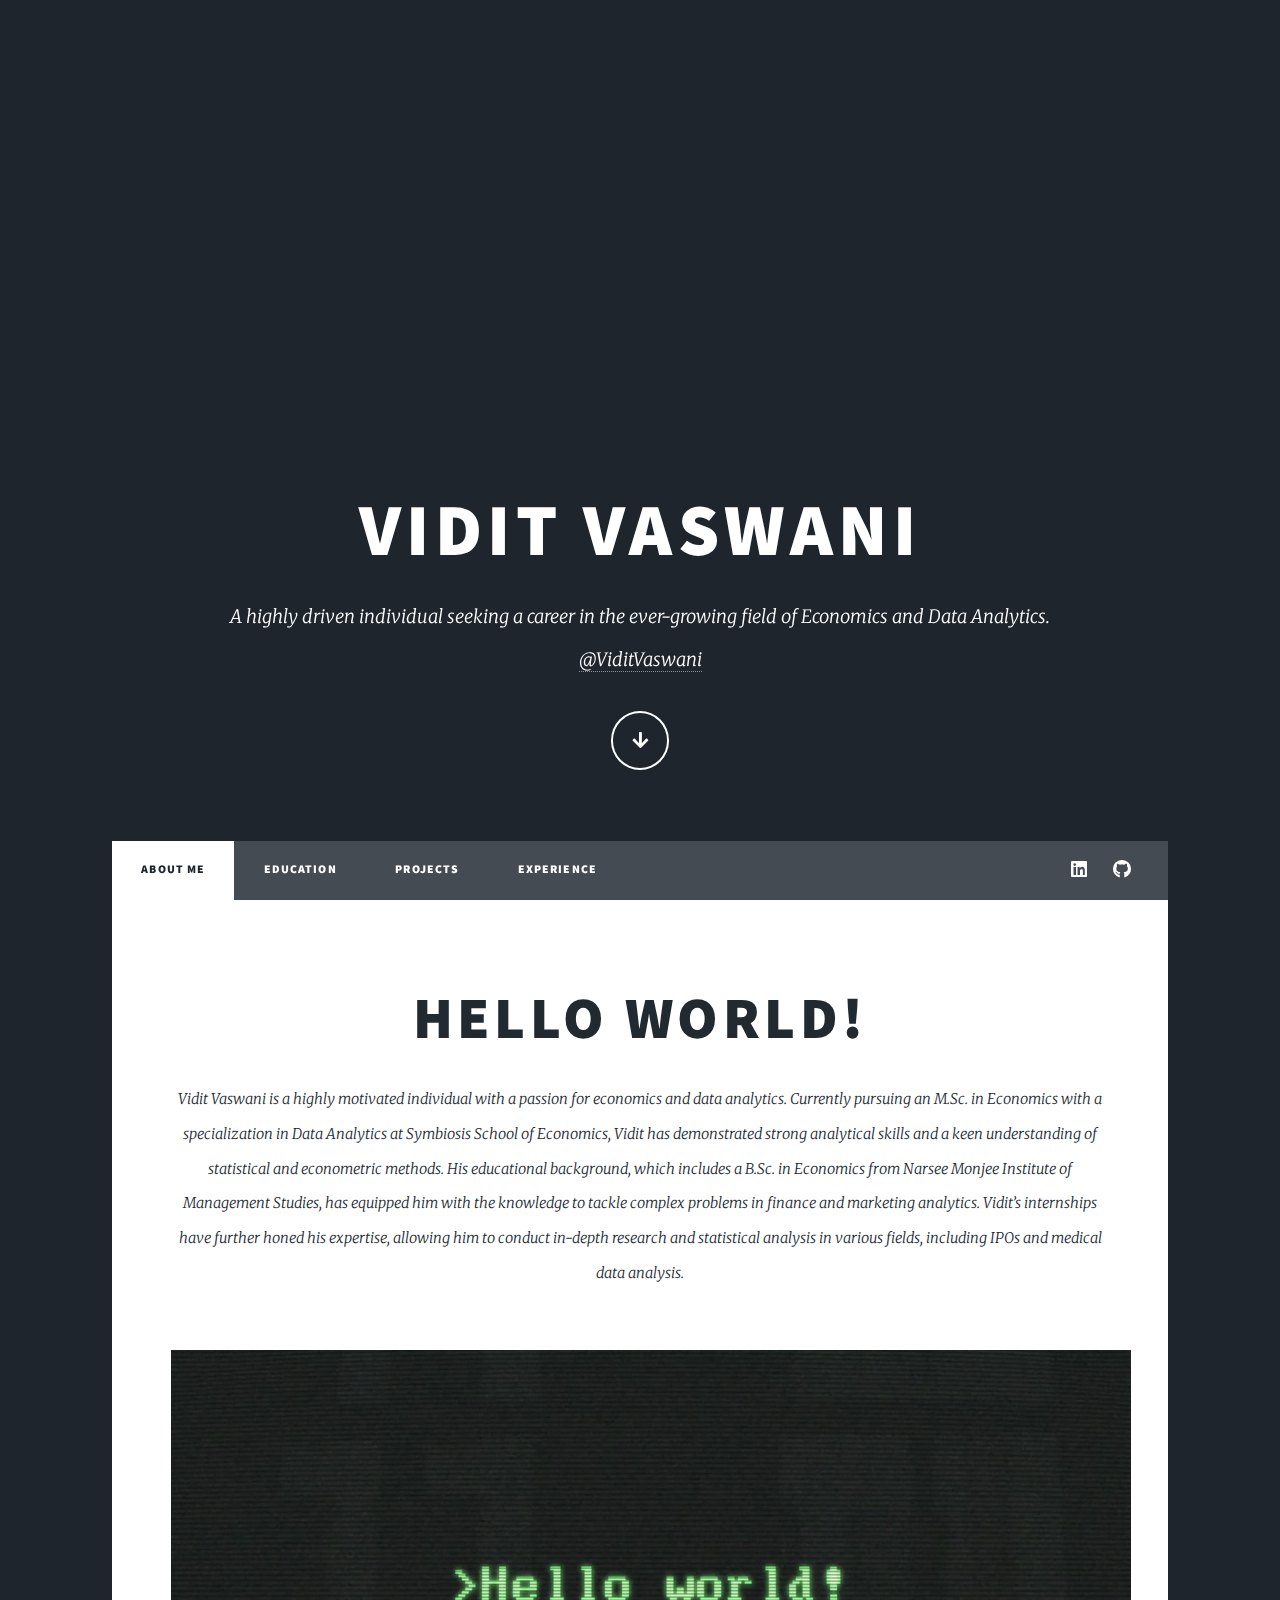
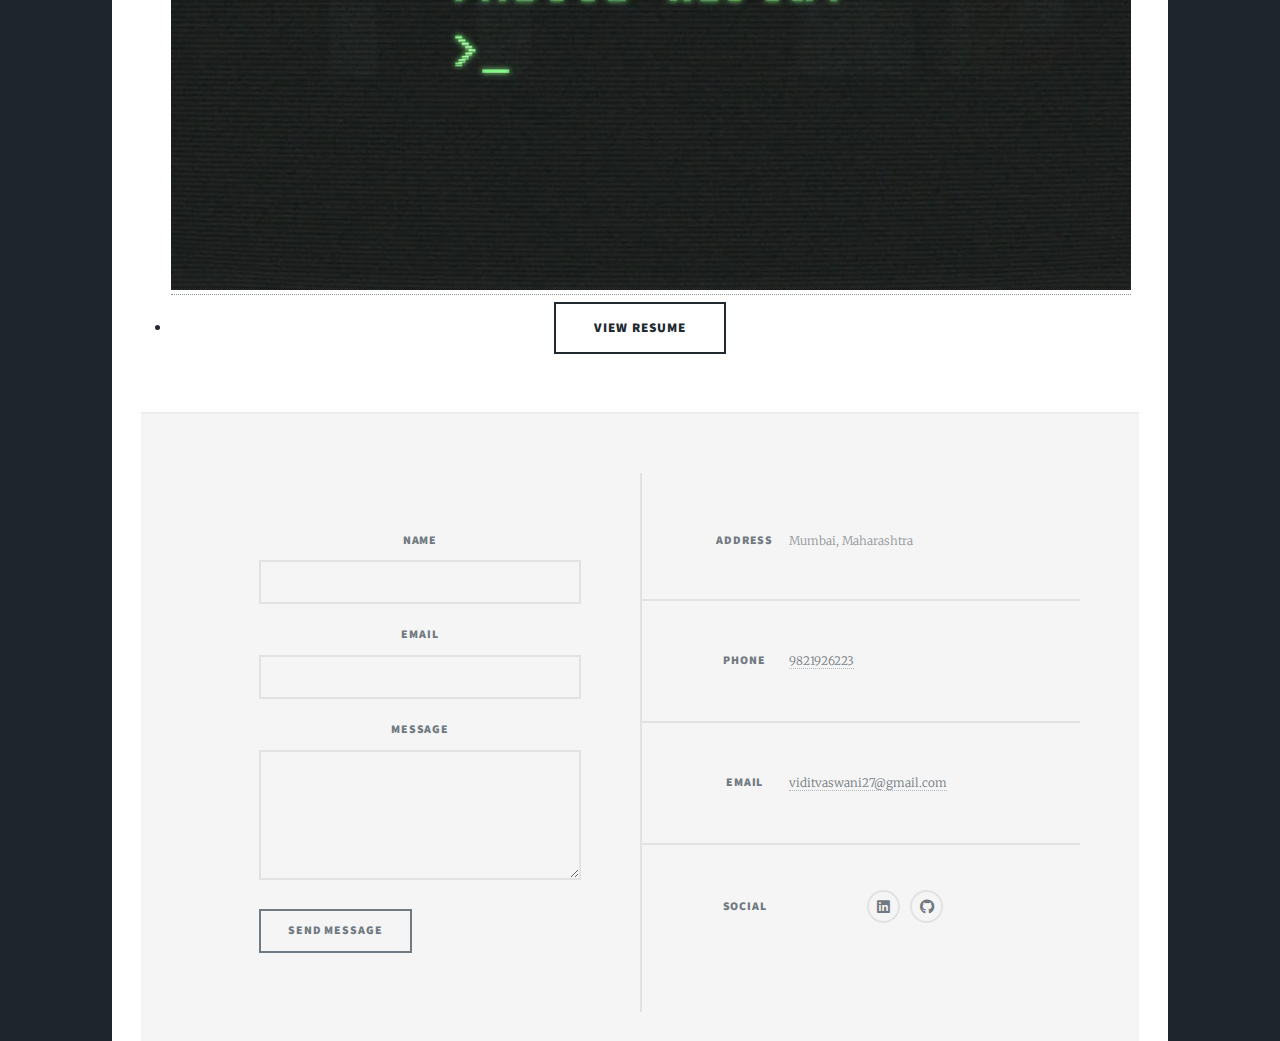
<file: index.html>
<!DOCTYPE HTML>
<!--
	Massively by HTML5 UP
	html5up.net | @ajlkn
	Free for personal and commercial use under the CCA 3.0 license (html5up.net/license)
-->
<html>
	<head>
		<title>Vidit_Vaswani_Portfolio</title>
		<meta charset="utf-8" />
		<meta name="viewport" content="width=device-width, initial-scale=1, user-scalable=no" />
		<link rel="stylesheet" href="assets/css/main.css" />
		<noscript><link rel="stylesheet" href="assets/css/noscript.css" /></noscript>
	</head>
	<body class="is-preload">

		<!-- Wrapper -->
			<div id="wrapper" class="fade-in">

				<!-- Intro -->
					<div id="intro">
						<h1>Vidit Vaswani<br />
						</h1>
						<p>A highly driven individual seeking a career in the ever-growing field of Economics and Data Analytics.<br />
						<a href="https://www.linkedin.com/in/vidit-vaswani-7503b8213/">@ViditVaswani</a>
						<ul class="actions">
							<li><a href="#header" class="button icon solid solo fa-arrow-down scrolly">Continue</a></li>
						</ul>
					</div>

				<!-- Header -->
					<header id="header">
						<a class="logo">Welcome</a>
					</header>

				<!-- Nav -->
				<nav id="nav">
					<ul class="links">
						<li class="active"><a href="index.html">About Me</a></li>
						<li><a href="generic.html">Education</a></li>
						<li><a href="elements.html">Projects</a></li>
						<li><a href="New Page.html">Experience</a></li>
					</ul>
					<ul class="icons">
						<li><a href="https://www.linkedin.com/in/vidit-vaswani-7503b8213/" class="icon brands fa-linkedin"><span class="label">Linkedin</span></a></li>
						<li><a href="https://github.com/viditvaswani27" class="icon brands fa-github"><span class="label">GitHub</span></a></li>
					</ul>
				</nav>
				

				<!-- Main -->
					<div id="main">

						<!-- Featured Post -->
							<article class="post featured">
								<header class="major">
									<h2><a>Hello World!<br />
									</a></h2>
									<p>Vidit Vaswani is a highly motivated individual with a passion for economics and data analytics. Currently pursuing an M.Sc. in Economics with a specialization in Data Analytics at Symbiosis School of Economics, Vidit has demonstrated strong analytical skills and a keen understanding of statistical and econometric methods. His educational background, which includes a B.Sc. in Economics from Narsee Monjee Institute of Management Studies, has equipped him with the knowledge to tackle complex problems in finance and marketing analytics. Vidit’s internships have further honed his expertise, allowing him to conduct in-depth research and statistical analysis in various fields, including IPOs and medical data analysis.

								</header>
								<a class="video main">
									<video src="images/about_video.mp4" autoplay loop muted preload="auto"></video>
								</a>
									<br/>								
									<li><a href="https://drive.google.com/file/d/1rXJmniHR9YLRfLbNOI-g1tPvdIqXKagw/view?usp=sharing" class="button large"> View Resume</a></li>
								</ul>
							</article>

				<!-- Footer -->
				<footer id="footer">
					<section>
						<form method="post" action="#">
							<div class="fields">
								<div class="field">
									<label for="name">Name</label>
									<input type="text" name="name" id="name" />
								</div>
								<div class="field">
									<label for="email">Email</label>
									<input type="text" name="email" id="email" />
								    </div>
								       <div class="field">
									      <label for="message">Message</label>
									        <textarea name="message" id="message" rows="3"></textarea>
								     </div>
							 </div>
							     <ul class="actions">
								    <li><input type="submit" value="Send Message" /></li>
							    </ul>
						    </form>
						</section>
						<section class="split contact">
							<section class="alt">
								<h3>Address</h3>
								<p>Mumbai, Maharashtra</p>
							</section>
							<section>
								<h3>Phone</h3>
								<p><a href="tel:+91 9821926223">9821926223</a></p>
							</section>
							<section>
								<h3>Email</h3>
								<p><a href="mailto:viditvaswani27@gmail.com">viditvaswani27@gmail.com</a></p>
							</section>
							<section>
								<h3>Social</h3>
								<ul class="icons alt">
									<li><a href="https://www.linkedin.com/in/vidit-vaswani-7503b8213/" class="icon brands fa-linkedin"><span class="label">Linkedin</span></a></li>
									<li><a href="https://github.com/viditvaswani27" class="icon brands alt fa-github"><span class="label">GitHub</span></a></li>
								</ul>
							</section>
						</section>
					</footer>

		<!-- Scripts -->
			<script src="assets/js/jquery.min.js"></script>
			<script src="assets/js/jquery.scrollex.min.js"></script>
			<script src="assets/js/jquery.scrolly.min.js"></script>
			<script src="assets/js/browser.min.js"></script>
			<script src="assets/js/breakpoints.min.js"></script>
			<script src="assets/js/util.js"></script>
			<script src="assets/js/main.js"></script>

	</body>
</html>
</file>
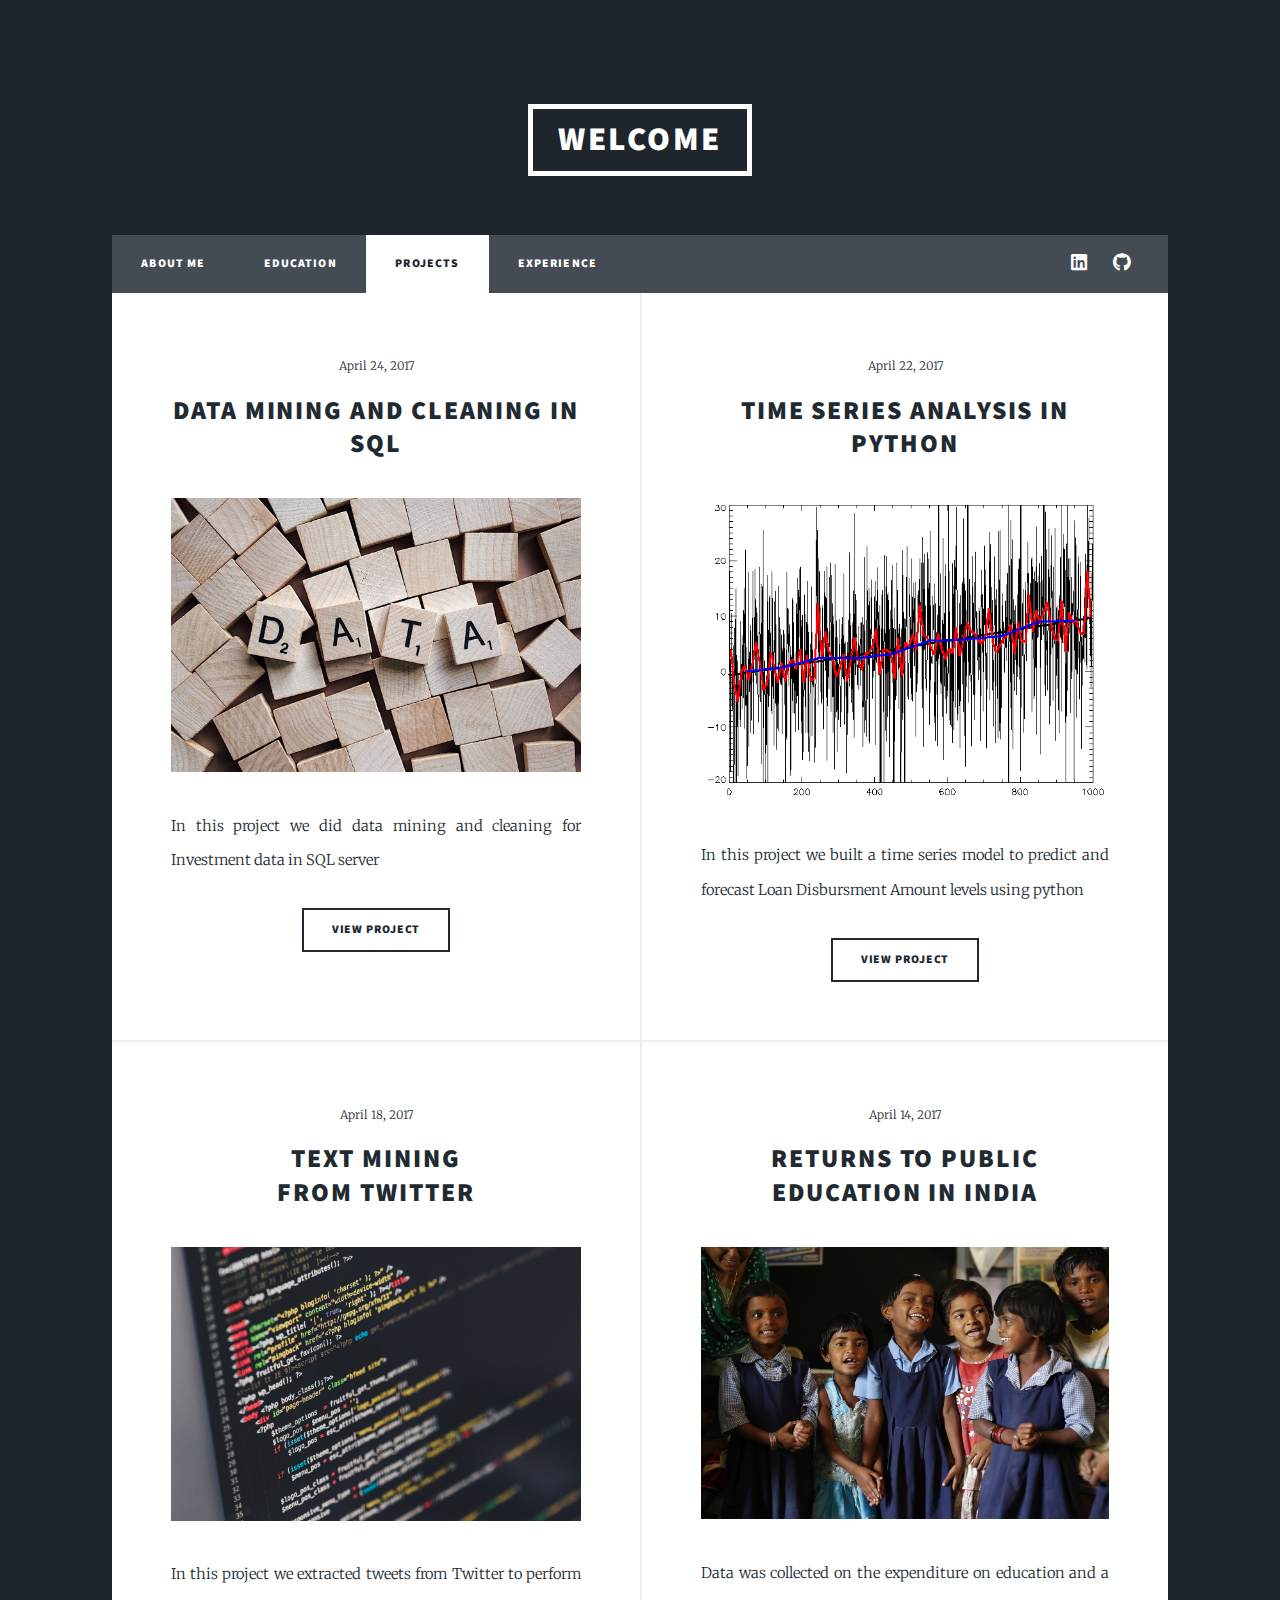
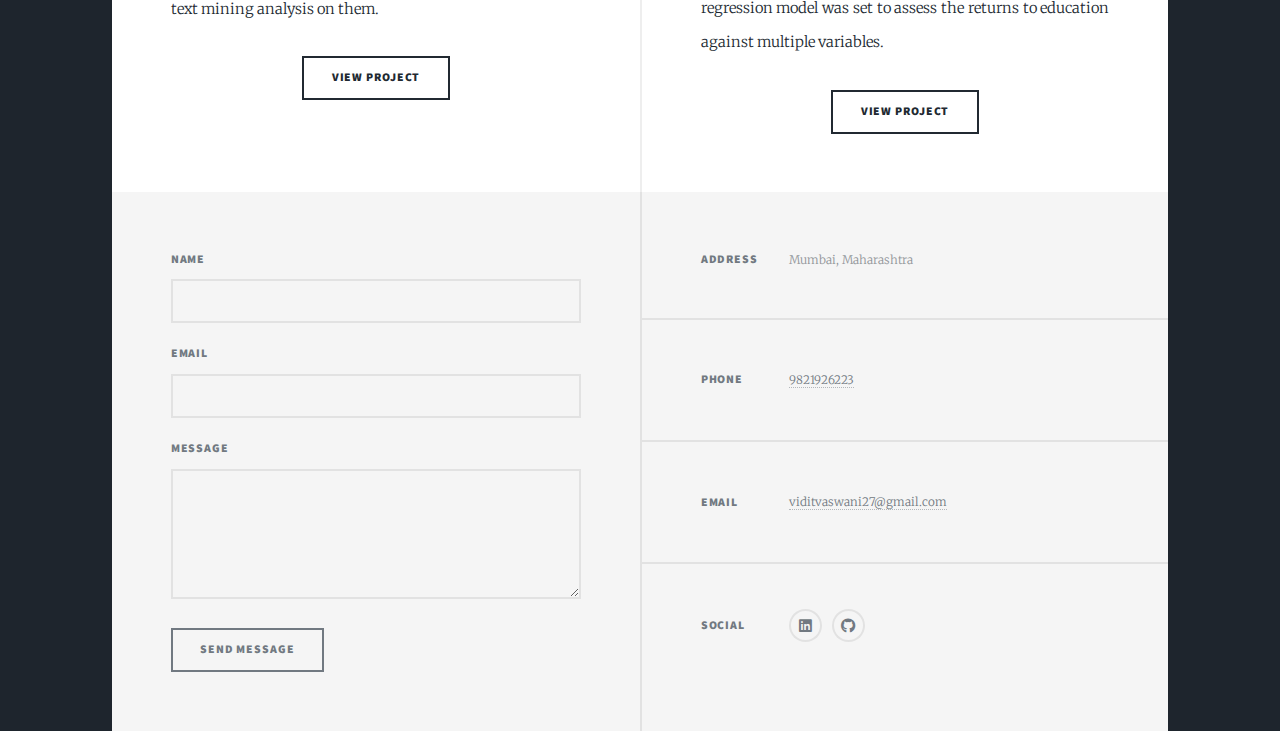
<file: elements.html>
<!DOCTYPE HTML>
<!--
	Massively by HTML5 UP
	html5up.net | @ajlkn
	Free for personal and commercial use under the CCA 3.0 license (html5up.net/license)
-->
<html>
	<head>
		<title>Vidit_Vaswani_Portfolio</title>
		<meta charset="utf-8" />
		<meta name="viewport" content="width=device-width, initial-scale=1, user-scalable=no" />
		<link rel="stylesheet" href="assets/css/main.css" />
		<noscript><link rel="stylesheet" href="assets/css/noscript.css" /></noscript>
	</head>
	<body class="is-preload">

		<!-- Wrapper -->
			<div id="wrapper">

				<!-- Header -->
					<header id="header">
						<a class="logo">Welcome</a>
					</header>

				<!-- Nav -->
					<nav id="nav">
						<ul class="links">
							<li><a href="index.html">About Me</a></li>
							<li><a href="generic.html">Education</a></li>
							<li class="active"><a href="elements.html">Projects</a></li>
							<li><a href="New Page.html">Experience</a></li>
						</ul>
						<ul class="icons">
							<li><a href="https://www.linkedin.com/in/vidit-vaswani-7503b8213/" class="icon brands fa-linkedin"><span class="label">Linkedin</span></a></li>
							<li><a href="https://github.com/viditvaswani27" class="icon brands fa-github"><span class="label">GitHub</span></a></li>
						</ul>
					</nav>

				<!-- Main -->
					<div id="main">

				<!-- Posts -->
					<section class="posts">
						<article>
							<header>
								<span class="date">April 24, 2017</span>
									<h2><a >Data Mining and Cleaning in SQL<br />
										</a></h2>
								</header>
									<a class="image fit"><img src="images/sql_project.jpg" alt="" /></a>
										<p>In this project we did data mining and cleaning for Investment data in SQL server</p>
											<ul class="actions special">
											<li><a href="#" class="button">View Project</a></li>
												</ul>
						</article>
						<article>
							<header>
								<span class="date">April 22, 2017</span>
									<h2><a>Time Series Analysis in Python<br />
										</a></h2>
								</header>
									<a class="image fit"><img src="images/time_series_project.png" alt="" /></a>
										<p>In this project we built a time series model to predict and forecast Loan Disbursment Amount levels using python</p>
											<ul class="actions special">
											<li><a href="#" class="button">View Project</a></li>
												</ul>
						</article>
						<article>
							<header>
								<span class="date">April 18, 2017</span>
									<h2><a>Text Mining <br /> from Twitter
										</a></h2>
								</header>
									<a class="image fit"><img src="images/text_mining_project.jpg" alt="" /></a>
												<p>In this project we extracted tweets from Twitter to perform text mining analysis on them. </p>
												<ul class="actions special">
													<li><a href="#" class="button">View Project</a></li>
												</ul>
											</article>
											<article>
												<header>
													<span class="date">April 14, 2017</span>
													<h2><a>Returns to Public Education in india<br />
													</a></h2>
												</header>
												<a class="image fit"><img src="images/edu_project.jpg" alt="" /></a>
												<p>Data was collected on the expenditure on education and a regression model was set to assess the returns to education against 
													multiple variables. </p>
												<ul class="actions special">
													<li><a href="#" class="button">View Project</a></li>
								</div>

				<!-- Footer -->
				<footer id="footer">
					<section>
						<form method="post" action="#">
							<div class="fields">
								<div class="field">
									<label for="name">Name</label>
									<input type="text" name="name" id="name" />
								</div>
								<div class="field">
									<label for="email">Email</label>
									<input type="text" name="email" id="email" />
								</div>
								<div class="field">
									<label for="message">Message</label>
									<textarea name="message" id="message" rows="3"></textarea>
								</div>
							</div>
							<ul class="actions">
								<li><input type="submit" value="Send Message" /></li>
							</ul>
						</form>
					</section>
					<section class="split contact">
						<section class="alt">
							<h3>Address</h3>
							<p> Mumbai, Maharashtra</p>
						</section>
						<section>
							<h3>Phone</h3>
							<p><a href="tel:+91 9821926223">9821926223</a></p>
						</section>
						<section>
							<h3>Email</h3>
							<p><a href="mailto:viditvaswani27@gmail.com">viditvaswani27@gmail.com</a></p>
						</section>
						<section>
							<h3>Social</h3>
							<ul class="icons alt">
								<li><a href="https://www.linkedin.com/in/vidit-vaswani-7503b8213/" class="icon brands fa-linkedin"><span class="label">Linkedin</span></a></li>
								<li><a href="https://github.com/viditvaswani27" class="icon brands alt fa-github"><span class="label">GitHub</span></a></li>
							</ul>
						</section>
					</section>
				</footer>

		<!-- Scripts -->
			<script src="assets/js/jquery.min.js"></script>
			<script src="assets/js/jquery.scrollex.min.js"></script>
			<script src="assets/js/jquery.scrolly.min.js"></script>
			<script src="assets/js/browser.min.js"></script>
			<script src="assets/js/breakpoints.min.js"></script>
			<script src="assets/js/util.js"></script>
			<script src="assets/js/main.js"></script>

	</body>
</html>
</file>
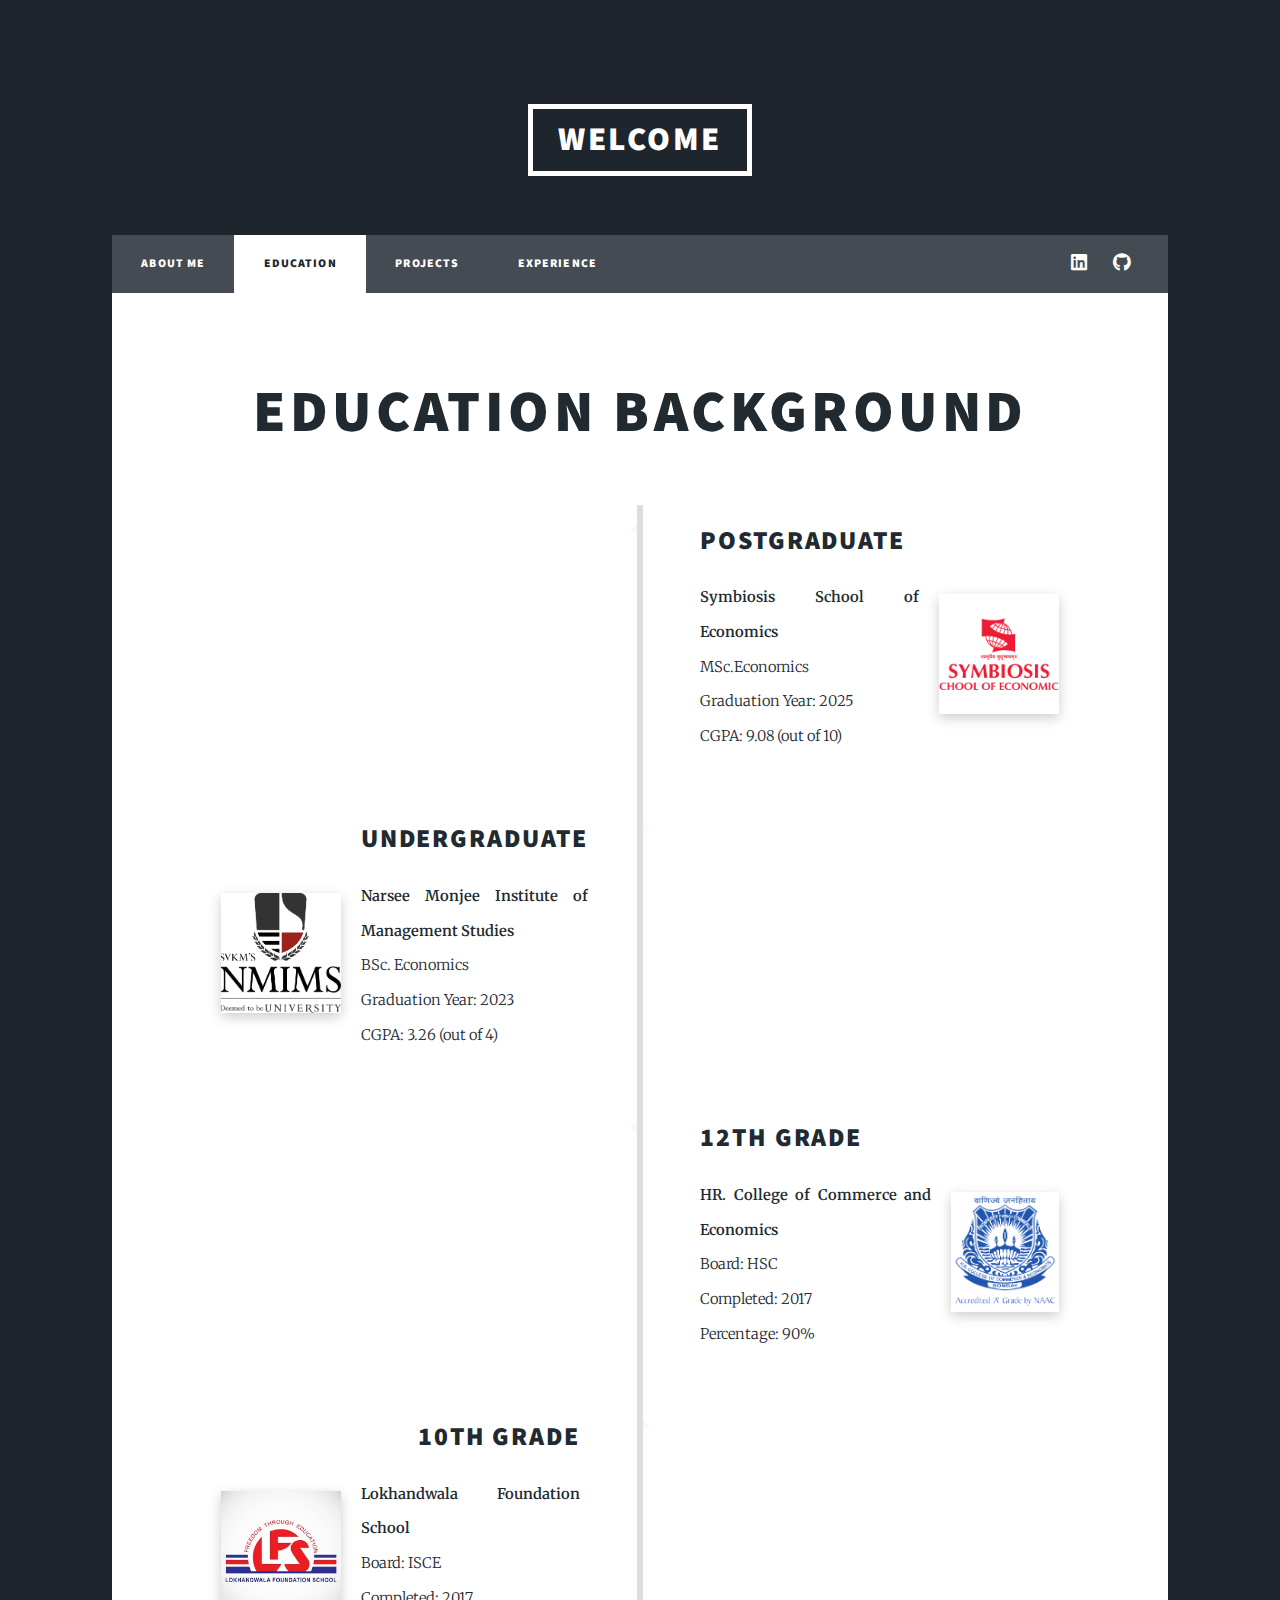
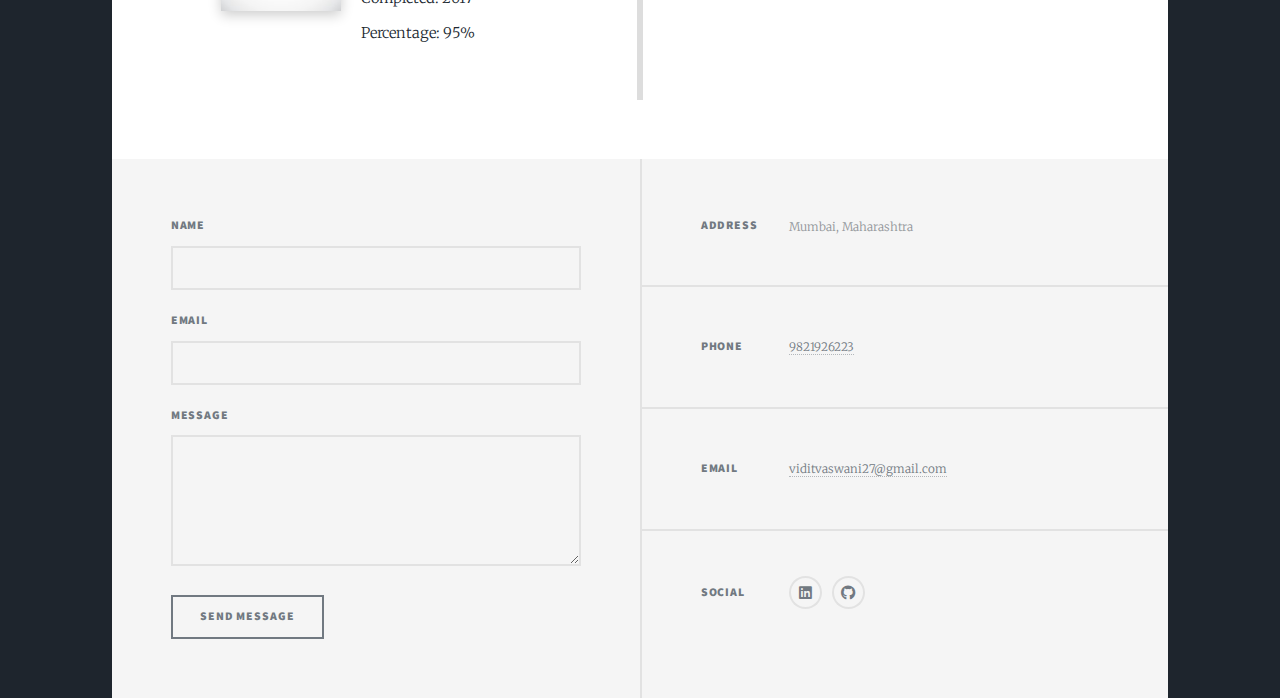
<file: generic.html>
<!DOCTYPE HTML>
<!--
	Massively by HTML5 UP
	html5up.net | @ajlkn
	Free for personal and commercial use under the CCA 3.0 license (html5up.net/license)
-->
<html>
	<head>
		<title>Vidit_Vaswani_Portfolio</title>
		<meta charset="utf-8" />
		<meta name="viewport" content="width=device-width, initial-scale=1, user-scalable=no" />
		<link rel="stylesheet" href="assets/css/main.css" />
		<noscript><link rel="stylesheet" href="assets/css/noscript.css" /></noscript>
		<style>
			/* Timeline container */
			.timeline {
    			position: relative;
    			max-width: 2000px;
    			margin: 0 auto;
			}

			/* Timeline vertical line */
			.timeline::after {
   				content: '';
   				position: absolute;
    			width: 6px;
    			background-color: #ddd;
    			top: 0;
   				bottom: 0;
   			 	left: 50%;
    			margin-left: -3px;
			}

			/* Timeline item container */
			.timeline-item {
   				padding: 20px 30px;
    			position: relative;
    			width: 50%;
    			display: flex;
    			align-items: center;
			}

			/* Positioning left and right */
			.timeline-item.left {
    			left: 0;
    			flex-direction: row;
    			text-align: right; /* Ensure text is aligned properly for left side */
    			padding-right: 60px; /* Add extra padding to the right */
			}

			.timeline-item.right {
   				left: 50%;
    			flex-direction: row-reverse;
    			text-align: left; /* Ensure text is aligned properly for right side */
    			padding-left: 60px; /* Add extra padding to the left */
			}

			/* Arrow effect */
			.timeline-item::before {
    			content: " ";
    			position: absolute;
    			top: 15px;
    			width: 0;
			    height: 0;
    			border: 10px solid transparent;
			}

			.timeline-item.left::before {
    			right: -20px;
    			border-left-color: #f9f9f9;
			}

			.timeline-item.right::before {
    			left: -20px;
			    border-right-color: #f9f9f9;
			}

			/* Image styling for logos */
			.timeline-item img {
    			width: 120px;
    			height: 120px;
    			object-fit: cover;
    			margin: 0 20px;
    			box-shadow: 0 4px 12px rgba(0, 0, 0, 0.2);
			}

			/* Responsive adjustments */
			@media screen and (max-width: 600px) {
    			.timeline-item {
        			width: 100%;
        			padding-left: 30px;
        			padding-right: 30px;
        			flex-direction: column;
        			text-align: center;
    			}
    			.timeline-item.left, .timeline-item.right {
        		left: 0;
    			}
    			.timeline-item.left::before, .timeline-item.right::before {
        		left: 20px;
    			}
    			.timeline-item img {
        		margin-bottom: 10px;
    			}
			}	
		</style>
	</head>
	<body class="is-preload">

		<!-- Wrapper -->
			<div id="wrapper">

				<!-- Header -->
					<header id="header">
						<a href="index.html" class="logo">Welcome</a>
					</header>

				<!-- Nav -->
					<nav id="nav">
						<ul class="links">
							<li><a href="index.html">About Me</a></li>
							<li class="active"><a href="generic.html">Education</a></li>
							<li><a href="elements.html">Projects</a></li>
							<li><a href="New Page.html">Experience</a></li>
						</ul>
						<ul class="icons">
							<li><a href="https://www.linkedin.com/in/vidit-vaswani-7503b8213/" class="icon brands fa-linkedin"><span class="label">Linkedin</span></a></li>
							<li><a href="https://github.com/viditvaswani27" class="icon brands fa-github"><span class="label">GitHub</span></a></li>
						</ul>
					</nav>

				<!-- Main -->
					<div id="main">						
						<!-- Post -->
							<section class="post">
								<header class="major">
									<h1>Education Background<br /></h1>
								</header>

								<div class="timeline">
									
									<!-- Postgrad -->
									<div class="timeline-item right">
										<img src="images/SSE_logo.png" alt="University Logo" />
										<div>
											<h2>Postgraduate</h2>
											<p><strong>Symbiosis School of Economics</strong> <br>
											MSc.Economics <br>
											Graduation Year: 2025 <br> 
											CGPA: 9.08 (out of 10) </p>
										</div>
									</div>
									
									<!-- Undergraduate -->
									<div class="timeline-item left">
										<img src="images/nmims_logo.png" alt="College Logo" />
										<div>
											<h2>Undergraduate</h2>
											<p><strong>Narsee Monjee Institute of Management Studies </strong> <br> 
											BSc. Economics <br> 
											Graduation Year: 2023 <br>
											CGPA: 3.26 (out of 4)</p>
										</div>
									</div>
									
									<!-- 12th Grade -->
									<div class="timeline-item right">
										<img src="images/hr_logo.png" alt="High School Logo" />
										<div>
											<h2>12th Grade</h2>
											<p><strong>HR. College of Commerce and Economics</strong> <br> 
											Board: HSC <br>
											Completed: 2017 <br> 
											Percentage: 90%</p>
										</div>
									</div>
									
									<!-- 10th Grade -->
									<div class="timeline-item left">
										<img src="images/lfs_logo.jpeg" alt="Secondary School Logo" />
										<div>
											<h2>10th Grade</h2>
											<p><strong>Lokhandwala Foundation School</strong> <br> 
											Board: ISCE <br> 
											Completed: 2017 <br> 
											Percentage: 95%</p>
										</div>
									</div>
								
								</div>
							</section>
					</div>

				<!-- Footer -->
				<footer id="footer">
					<section>
						<form method="post" action="#">
							<div class="fields">
								<div class="field">
									<label for="name">Name</label>
									<input type="text" name="name" id="name" />
								</div>
								<div class="field">
									<label for="email">Email</label>
									<input type="text" name="email" id="email" />
								</div>
								<div class="field">
									<label for="message">Message</label>
									<textarea name="message" id="message" rows="3"></textarea>
								</div>
							</div>
							<ul class="actions">
								<li><input type="submit" value="Send Message" /></li>
							</ul>
						</form>
					</section>
					<section class="split contact">
						<section class="alt">
							<h3>Address</h3>
							<p>Mumbai, Maharashtra</p>
						</section>
						<section>
							<h3>Phone</h3>
							<p><a href="tel:+91 9821926223">9821926223</a></p>
						</section>
						<section>
							<h3>Email</h3>
							<p><a href="mailto:viditvaswani27@gmail.com">viditvaswani27@gmail.com</a></p>
						</section>
						<section>
							<h3>Social</h3>
							<ul class="icons alt">
								<li><a href="https://www.linkedin.com/in/vidit-vaswani-7503b8213/" class="icon brands fa-linkedin"><span class="label">Linkedin</span></a></li>
								<li><a href="https://github.com/viditvaswani27" class="icon brands alt fa-github"><span class="label">GitHub</span></a></li>
							</ul>
						</section>
					</section>
				</footer>

		<!-- Scripts -->
			<script src="assets/js/jquery.min.js"></script>
			<script src="assets/js/jquery.scrollex.min.js"></script>
			<script src="assets/js/jquery.scrolly.min.js"></script>
			<script src="assets/js/browser.min.js"></script>
			<script src="assets/js/breakpoints.min.js"></script>
			<script src="assets/js/util.js"></script>
			<script src="assets/js/main.js"></script>

	</body>
</html>
</file>
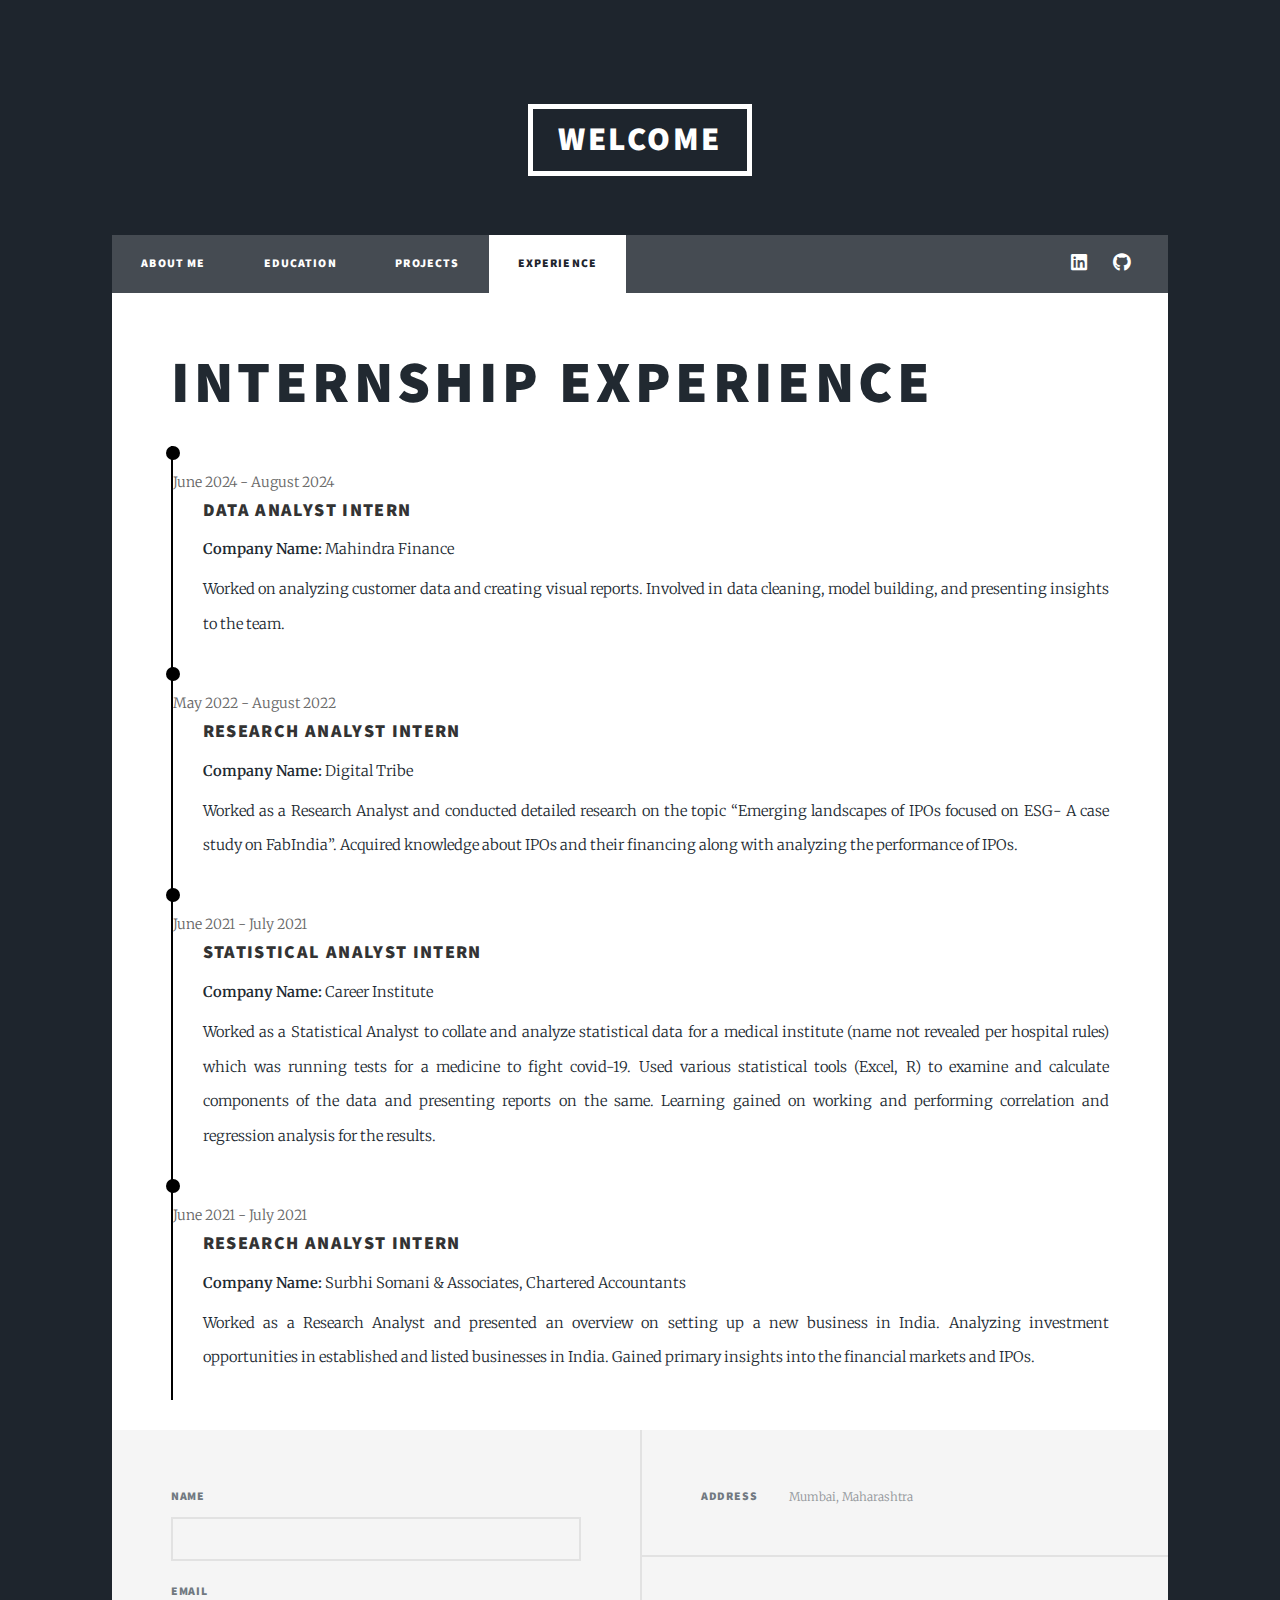
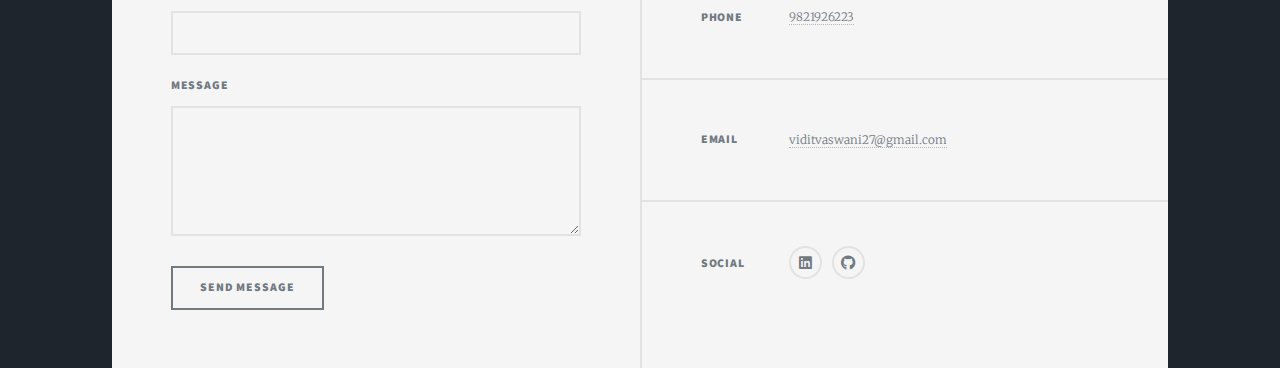
<file: New Page.html>
<!DOCTYPE HTML>
<!--
	Massively by HTML5 UP
	html5up.net | @ajlkn
	Free for personal and commercial use under the CCA 3.0 license (html5up.net/license)
-->
<!DOCTYPE html>
<html>
<head>
    <title>Vidit_Vaswani_Portfolio</title>
    <meta charset="utf-8" />
    <meta name="viewport" content="width=device-width, initial-scale=1, user-scalable=no" />
    <link rel="stylesheet" href="assets/css/main.css" />
    <style>
        /* Timeline */
        .timeline {
            padding: 20px;
        }

        .timeline-item {
            position: relative;
            padding: 20px 0;
            border-left: 2px solid #000;
        }

        .timeline-item:before {
            content: '';
            position: absolute;
            left: -7px;
            top: 0;
            width: 14px;
            height: 14px;
            border-radius: 50%;
            background-color: #000;
        }

        .timeline-date {
            font-size: 14px;
            color: #666;
        }

        .timeline-content {
            margin-left: 30px;
        }

        .timeline-content h2 {
            margin: 0 0 10px;
            font-size: 18px;
            color: #333;
        }

        .timeline-content p {
            margin: 5px 0;
        }
    </style>
</head>
<body class="is-preload">

    <!-- Wrapper -->
    <div id="wrapper">

        <!-- Header -->
        <header id="header">
            <a class="logo">Welcome</a>
        </header>

        <!-- Nav -->
        <nav id="nav">
            <ul class="links">
                <li><a href="index.html">About Me</a></li>
                <li><a href="generic.html">Education</a></li>
                <li><a href="elements.html">Projects</a></li>
                <li class="active"><a href="New Page.html">Experience</a></li>
            </ul>
            <ul class="icons">
                <li><a href="https://www.linkedin.com/in/vidit-vaswani-7503b8213/" class="icon brands fa-linkedin"><span class="label">Linkedin</span></a></li>
                <li><a href="https://github.com/viditvaswani27" class="icon brands fa-github"><span class="label">GitHub</span></a></li>
            </ul>
        </nav>

        <!-- Main -->
        <div id="main">

            <!-- Timeline -->
            <section class="timeline">
                <h1>Internship Experience</h1>
                <div class="timeline-item">
                    <div class="timeline-date">June 2024 - August 2024</div>
                    <div class="timeline-content">
                        <h2>Data Analyst Intern</h2>
                        <p><strong>Company Name:</strong> Mahindra Finance</p>
                        <p>Worked on analyzing customer data and creating visual reports. Involved in data cleaning, model building, and presenting insights to the team.</p>
                    </div>
                </div>
                <div class="timeline-item">
                    <div class="timeline-date">May 2022 - August 2022</div>
                    <div class="timeline-content">
                        <h2>Research Analyst Intern</h2>
                        <p><strong>Company Name:</strong> Digital Tribe</p>
                        <p>Worked as a Research Analyst and conducted detailed research on the topic “Emerging landscapes of IPOs focused on 
							ESG- A case study on FabIndia”. Acquired knowledge about IPOs and their financing along with analyzing the performance of IPOs. </p>
                    </div>
                </div>
                <div class="timeline-item">
                    <div class="timeline-date">June 2021 - July 2021</div>
                    <div class="timeline-content">
                        <h2>Statistical Analyst Intern</h2>
                        <p><strong>Company Name:</strong> Career Institute</p>
                        <p>Worked as a Statistical Analyst to collate and analyze statistical data for a medical institute (name not revealed per hospital 
							rules) which was running tests for a medicine to fight covid-19. 
							Used various statistical tools (Excel, R) to examine and calculate components of the data and presenting reports on the 
							same.
							Learning gained on working and performing correlation and regression analysis for the results. </p>
                    </div>
                </div>
                <div class="timeline-item">
                    <div class="timeline-date">June 2021 - July 2021</div>
                    <div class="timeline-content">
                        <h2>Research Analyst Intern</h2>
                        <p><strong>Company Name:</strong> Surbhi Somani & Associates, Chartered Accountants</p>
                        <p>Worked as a Research Analyst and presented an overview on setting up a new business in India.
							Analyzing investment opportunities in established and listed businesses in India. 
							Gained primary insights into the financial markets and IPOs. </p>
                    </div>
                </div>
            </section>

        </div>

        <!-- Footer -->
        <footer id="footer">
            <section>
                <form method="post" action="#">
                    <div class="fields">
                        <div class="field">
                            <label for="name">Name</label>
                            <input type="text" name="name" id="name" />
                        </div>
                        <div class="field">
                            <label for="email">Email</label>
                            <input type="text" name="email" id="email" />
                        </div>
                        <div class="field">
                            <label for="message">Message</label>
                            <textarea name="message" id="message" rows="3"></textarea>
                        </div>
                    </div>
                    <ul class="actions">
                        <li><input type="submit" value="Send Message" /></li>
                    </ul>
                </form>
            </section>
            <section class="split contact">
                <section class="alt">
                    <h3>Address</h3>
                    <p>Mumbai, Maharashtra</p>
                </section>
                <section>
                    <h3>Phone</h3>
                    <p><a href="tel:+91 9821926223">9821926223</a></p>
                </section>
                <section>
                    <h3>Email</h3>
                    <p><a href="mailto:viditvaswani27@gmail.com">viditvaswani27@gmail.com</a></p>
                </section>
                <section>
                    <h3>Social</h3>
                    <ul class="icons alt">
                        <li><a href="https://www.linkedin.com/in/vidit-vaswani-7503b8213/" class="icon brands fa-linkedin"><span class="label">Linkedin</span></a></li>
                        <li><a href="https://github.com/viditvaswani27" class="icon brands alt fa-github"><span class="label">GitHub</span></a></li>
                    </ul>
                </section>
            </section>
        </footer>

        <!-- Scripts -->
        <script src="assets/js/jquery.min.js"></script>
        <script src="assets/js/jquery.scrollex.min.js"></script>
        <script src="assets/js/jquery.scrolly.min.js"></script>
        <script src="assets/js/browser.min.js"></script>
        <script src="assets/js/breakpoints.min.js"></script>
        <script src="assets/js/util.js"></script>
        <script src="assets/js/main.js"></script>

    </div>
</body>
</html>
</file>
<file: assets/css/main.css>
@import url(fontawesome-all.min.css);
@import url("https://fonts.googleapis.com/css?family=Merriweather:300,700,300italic,700italic|Source+Sans+Pro:900");

/*
	Massively by HTML5 UP
	html5up.net | @ajlkn
	Free for personal and commercial use under the CCA 3.0 license (html5up.net/license)
*/

html, body, div, span, applet, object,
iframe, h1, h2, h3, h4, h5, h6, p, blockquote,
pre, a, abbr, acronym, address, big, cite,
code, del, dfn, em, img, ins, kbd, q, s, samp,
small, strike, strong, sub, sup, tt, var, b,
u, i, center, dl, dt, dd, ol, ul, li, fieldset,
form, label, legend, table, caption, tbody,
tfoot, thead, tr, th, td, article, aside,
canvas, details, embed, figure, figcaption,
footer, header, hgroup, menu, nav, output, ruby,
section, summary, time, mark, audio, video {
	margin: 0;
	padding: 0;
	border: 0;
	font-size: 100%;
	font: inherit;
	vertical-align: baseline;}

article, aside, details, figcaption, figure,
footer, header, hgroup, menu, nav, section {
	display: block;}

body {
	line-height: 1;
}

ol, ul {
	list-style: none;
}

blockquote, q {
	quotes: none;
}

	blockquote:before, blockquote:after, q:before, q:after {
		content: '';
		content: none;
	}

table {
	border-collapse: collapse;
	border-spacing: 0;
}

body {
	-webkit-text-size-adjust: none;
}

mark {
	background-color: transparent;
	color: inherit;
}

input::-moz-focus-inner {
	border: 0;
	padding: 0;
}

input, select, textarea {
	-moz-appearance: none;
	-webkit-appearance: none;
	-ms-appearance: none;
	appearance: none;
}

/* Basic */

	@-ms-viewport {
		width: device-width;
	}

	body {
		-ms-overflow-style: scrollbar;
	}

	@media screen and (max-width: 480px) {

		html, body {
			min-width: 320px;
		}

	}

	html {
		box-sizing: border-box;
	}

	*, *:before, *:after {
		box-sizing: inherit;
	}

	body {
		background-color: #1e252d;
	}

		body.is-preload *, body.is-preload *:before, body.is-preload *:after {
			-moz-animation: none !important;
			-webkit-animation: none !important;
			-ms-animation: none !important;
			animation: none !important;
			-moz-transition: none !important;
			-webkit-transition: none !important;
			-ms-transition: none !important;
			transition: none !important;
		}

/* Type */

	html {
		font-size: 16pt;
	}

		@media screen and (max-width: 1680px) {

			html {
				font-size: 12pt;
			}

		}

		@media screen and (max-width: 1280px) {

			html {
				font-size: 11pt;
			}

		}

		@media screen and (max-width: 360px) {

			html {
				font-size: 10pt;
			}

		}

	body {
		color: #212931;
	}

	body, input, select, textarea {
		font-family: "Merriweather", Georgia, serif;
		font-weight: 300;
		font-size: 1rem;
		line-height: 2.375;
	}

	a {
		-moz-transition: color 0.2s ease-in-out, background-color 0.2s ease-in-out, border-color 0.2s ease-in-out, box-shadow 0.2s ease-in-out;
		-webkit-transition: color 0.2s ease-in-out, background-color 0.2s ease-in-out, border-color 0.2s ease-in-out, box-shadow 0.2s ease-in-out;
		-ms-transition: color 0.2s ease-in-out, background-color 0.2s ease-in-out, border-color 0.2s ease-in-out, box-shadow 0.2s ease-in-out;
		transition: color 0.2s ease-in-out, background-color 0.2s ease-in-out, border-color 0.2s ease-in-out, box-shadow 0.2s ease-in-out;
		border-bottom: dotted 1px;
		text-decoration: none;
	}

		a:hover {
			border-bottom-color: transparent;
		}

	strong, b {
		font-weight: 600;
	}

	em, i {
		font-style: italic;
	}

	p {
		text-align: justify;
		margin: 0 0 2rem 0;
	}

	h1, h2, h3, h4, h5, h6 {
		font-family: "Source Sans Pro", Helvetica, sans-serif;
		font-weight: 900;
		line-height: 1.5;
		letter-spacing: 0.075em;
		text-transform: uppercase;
		margin: 0 0 1rem 0;
	}

		h1 a, h2 a, h3 a, h4 a, h5 a, h6 a {
			border-bottom: 0;
			color: inherit;
			text-decoration: none;
		}

	h1 {
		font-size: 4rem;
		line-height: 1.1;
		margin: 0 0 2rem 0;
	}

	h2 {
		font-size: 1.75rem;
		line-height: 1.3;
		margin: 0 0 1.5rem 0;
	}

	h3 {
		font-size: 1.25rem;
		margin: 0 0 1.5rem 0;
	}

	h4 {
		font-size: 1rem;
	}

	h5 {
		font-size: 0.9rem;
	}

	h6 {
		font-size: 0.8rem;
	}

	sub {
		font-size: 0.8rem;
		position: relative;
		top: 0.5rem;
	}

	sup {
		font-size: 0.8rem;
		position: relative;
		top: -0.5rem;
	}

	blockquote {
		border-left: solid 4px;
		font-style: italic;
		margin: 0 0 2rem 0;
		padding: 0.5rem 0 0.5rem 2rem;
	}

	code {
		border: solid 2px;
		font-family: "Courier New", monospace;
		font-size: 0.9rem;
		margin: 0 0.25rem;
		padding: 0.25rem 0.65rem;
	}

	pre {
		-webkit-overflow-scrolling: touch;
		font-family: "Courier New", monospace;
		font-size: 0.9rem;
		margin: 0 0 2rem 0;
	}

		pre code {
			display: block;
			line-height: 1.75;
			padding: 1rem 1.5rem;
			overflow-x: auto;
		}

	hr {
		border: 0;
		border-bottom: solid 2px;
		margin: 3rem 0;
	}

		hr.major {
			margin: 5rem 0;
		}

	.align-left {
		text-align: left;
	}

	.align-center {
		text-align: center;
	}

	.align-right {
		text-align: right;
	}

	input, select, textarea {
		color: #212931;
	}

	a {
		color: #212931;
		border-bottom-color: rgba(33, 41, 49, 0.5);
	}

		a:hover {
			border-bottom-color: transparent;
			color: #18bfef !important;
		}

	strong, b {
		color: #212931;
	}

	h1, h2, h3, h4, h5, h6 {
		color: #212931;
	}

	blockquote {
		border-left-color: #eeeeee;
	}

	code {
		background: rgba(220, 220, 220, 0.25);
		border-color: #eeeeee;
	}

	hr {
		border-bottom-color: #eeeeee;
	}

/* Row */

	.row {
		display: flex;
		flex-wrap: wrap;
		box-sizing: border-box;
		align-items: stretch;
	}

		.row > * {
			box-sizing: border-box;
		}

		.row.gtr-uniform > * > :last-child {
			margin-bottom: 0;
		}

		.row.aln-left {
			justify-content: flex-start;
		}

		.row.aln-center {
			justify-content: center;
		}

		.row.aln-right {
			justify-content: flex-end;
		}

		.row.aln-top {
			align-items: flex-start;
		}

		.row.aln-middle {
			align-items: center;
		}

		.row.aln-bottom {
			align-items: flex-end;
		}

		.row > .imp {
			order: -1;
		}

		.row > .col-1 {
			width: 8.33333%;
		}

		.row > .off-1 {
			margin-left: 8.33333%;
		}

		.row > .col-2 {
			width: 16.66667%;
		}

		.row > .off-2 {
			margin-left: 16.66667%;
		}

		.row > .col-3 {
			width: 25%;
		}

		.row > .off-3 {
			margin-left: 25%;
		}

		.row > .col-4 {
			width: 33.33333%;
		}

		.row > .off-4 {
			margin-left: 33.33333%;
		}

		.row > .col-5 {
			width: 41.66667%;
		}

		.row > .off-5 {
			margin-left: 41.66667%;
		}

		.row > .col-6 {
			width: 50%;
		}

		.row > .off-6 {
			margin-left: 50%;
		}

		.row > .col-7 {
			width: 58.33333%;
		}

		.row > .off-7 {
			margin-left: 58.33333%;
		}

		.row > .col-8 {
			width: 66.66667%;
		}

		.row > .off-8 {
			margin-left: 66.66667%;
		}

		.row > .col-9 {
			width: 75%;
		}

		.row > .off-9 {
			margin-left: 75%;
		}

		.row > .col-10 {
			width: 83.33333%;
		}

		.row > .off-10 {
			margin-left: 83.33333%;
		}

		.row > .col-11 {
			width: 91.66667%;
		}

		.row > .off-11 {
			margin-left: 91.66667%;
		}

		.row > .col-12 {
			width: 100%;
		}

		.row > .off-12 {
			margin-left: 100%;
		}

		.row.gtr-0 {
			margin-top: 0;
			margin-left: 0rem;
		}

			.row.gtr-0 > * {
				padding: 0 0 0 0rem;
			}

			.row.gtr-0.gtr-uniform {
				margin-top: 0rem;
			}

				.row.gtr-0.gtr-uniform > * {
					padding-top: 0rem;
				}

		.row.gtr-25 {
			margin-top: 0;
			margin-left: -0.375rem;
		}

			.row.gtr-25 > * {
				padding: 0 0 0 0.375rem;
			}

			.row.gtr-25.gtr-uniform {
				margin-top: -0.375rem;
			}

				.row.gtr-25.gtr-uniform > * {
					padding-top: 0.375rem;
				}

		.row.gtr-50 {
			margin-top: 0;
			margin-left: -0.75rem;
		}

			.row.gtr-50 > * {
				padding: 0 0 0 0.75rem;
			}

			.row.gtr-50.gtr-uniform {
				margin-top: -0.75rem;
			}

				.row.gtr-50.gtr-uniform > * {
					padding-top: 0.75rem;
				}

		.row {
			margin-top: 0;
			margin-left: -1.5rem;
		}

			.row > * {
				padding: 0 0 0 1.5rem;
			}

			.row.gtr-uniform {
				margin-top: -1.5rem;
			}

				.row.gtr-uniform > * {
					padding-top: 1.5rem;
				}

		.row.gtr-150 {
			margin-top: 0;
			margin-left: -2.25rem;
		}

			.row.gtr-150 > * {
				padding: 0 0 0 2.25rem;
			}

			.row.gtr-150.gtr-uniform {
				margin-top: -2.25rem;
			}

				.row.gtr-150.gtr-uniform > * {
					padding-top: 2.25rem;
				}

		.row.gtr-200 {
			margin-top: 0;
			margin-left: -3rem;
		}

			.row.gtr-200 > * {
				padding: 0 0 0 3rem;
			}

			.row.gtr-200.gtr-uniform {
				margin-top: -3rem;
			}

				.row.gtr-200.gtr-uniform > * {
					padding-top: 3rem;
				}

		@media screen and (max-width: 1680px) {

			.row {
				display: flex;
				flex-wrap: wrap;
				box-sizing: border-box;
				align-items: stretch;
			}

				.row > * {
					box-sizing: border-box;
				}

				.row.gtr-uniform > * > :last-child {
					margin-bottom: 0;
				}

				.row.aln-left {
					justify-content: flex-start;
				}

				.row.aln-center {
					justify-content: center;
				}

				.row.aln-right {
					justify-content: flex-end;
				}

				.row.aln-top {
					align-items: flex-start;
				}

				.row.aln-middle {
					align-items: center;
				}

				.row.aln-bottom {
					align-items: flex-end;
				}

				.row > .imp-xlarge {
					order: -1;
				}

				.row > .col-1-xlarge {
					width: 8.33333%;
				}

				.row > .off-1-xlarge {
					margin-left: 8.33333%;
				}

				.row > .col-2-xlarge {
					width: 16.66667%;
				}

				.row > .off-2-xlarge {
					margin-left: 16.66667%;
				}

				.row > .col-3-xlarge {
					width: 25%;
				}

				.row > .off-3-xlarge {
					margin-left: 25%;
				}

				.row > .col-4-xlarge {
					width: 33.33333%;
				}

				.row > .off-4-xlarge {
					margin-left: 33.33333%;
				}

				.row > .col-5-xlarge {
					width: 41.66667%;
				}

				.row > .off-5-xlarge {
					margin-left: 41.66667%;
				}

				.row > .col-6-xlarge {
					width: 50%;
				}

				.row > .off-6-xlarge {
					margin-left: 50%;
				}

				.row > .col-7-xlarge {
					width: 58.33333%;
				}

				.row > .off-7-xlarge {
					margin-left: 58.33333%;
				}

				.row > .col-8-xlarge {
					width: 66.66667%;
				}

				.row > .off-8-xlarge {
					margin-left: 66.66667%;
				}

				.row > .col-9-xlarge {
					width: 75%;
				}

				.row > .off-9-xlarge {
					margin-left: 75%;
				}

				.row > .col-10-xlarge {
					width: 83.33333%;
				}

				.row > .off-10-xlarge {
					margin-left: 83.33333%;
				}

				.row > .col-11-xlarge {
					width: 91.66667%;
				}

				.row > .off-11-xlarge {
					margin-left: 91.66667%;
				}

				.row > .col-12-xlarge {
					width: 100%;
				}

				.row > .off-12-xlarge {
					margin-left: 100%;
				}

				.row.gtr-0 {
					margin-top: 0;
					margin-left: 0rem;
				}

					.row.gtr-0 > * {
						padding: 0 0 0 0rem;
					}

					.row.gtr-0.gtr-uniform {
						margin-top: 0rem;
					}

						.row.gtr-0.gtr-uniform > * {
							padding-top: 0rem;
						}

				.row.gtr-25 {
					margin-top: 0;
					margin-left: -0.375rem;
				}

					.row.gtr-25 > * {
						padding: 0 0 0 0.375rem;
					}

					.row.gtr-25.gtr-uniform {
						margin-top: -0.375rem;
					}

						.row.gtr-25.gtr-uniform > * {
							padding-top: 0.375rem;
						}

				.row.gtr-50 {
					margin-top: 0;
					margin-left: -0.75rem;
				}

					.row.gtr-50 > * {
						padding: 0 0 0 0.75rem;
					}

					.row.gtr-50.gtr-uniform {
						margin-top: -0.75rem;
					}

						.row.gtr-50.gtr-uniform > * {
							padding-top: 0.75rem;
						}

				.row {
					margin-top: 0;
					margin-left: -1.5rem;
				}

					.row > * {
						padding: 0 0 0 1.5rem;
					}

					.row.gtr-uniform {
						margin-top: -1.5rem;
					}

						.row.gtr-uniform > * {
							padding-top: 1.5rem;
						}

				.row.gtr-150 {
					margin-top: 0;
					margin-left: -2.25rem;
				}

					.row.gtr-150 > * {
						padding: 0 0 0 2.25rem;
					}

					.row.gtr-150.gtr-uniform {
						margin-top: -2.25rem;
					}

						.row.gtr-150.gtr-uniform > * {
							padding-top: 2.25rem;
						}

				.row.gtr-200 {
					margin-top: 0;
					margin-left: -3rem;
				}

					.row.gtr-200 > * {
						padding: 0 0 0 3rem;
					}

					.row.gtr-200.gtr-uniform {
						margin-top: -3rem;
					}

						.row.gtr-200.gtr-uniform > * {
							padding-top: 3rem;
						}

		}

		@media screen and (max-width: 1280px) {

			.row {
				display: flex;
				flex-wrap: wrap;
				box-sizing: border-box;
				align-items: stretch;
			}

				.row > * {
					box-sizing: border-box;
				}

				.row.gtr-uniform > * > :last-child {
					margin-bottom: 0;
				}

				.row.aln-left {
					justify-content: flex-start;
				}

				.row.aln-center {
					justify-content: center;
				}

				.row.aln-right {
					justify-content: flex-end;
				}

				.row.aln-top {
					align-items: flex-start;
				}

				.row.aln-middle {
					align-items: center;
				}

				.row.aln-bottom {
					align-items: flex-end;
				}

				.row > .imp-large {
					order: -1;
				}

				.row > .col-1-large {
					width: 8.33333%;
				}

				.row > .off-1-large {
					margin-left: 8.33333%;
				}

				.row > .col-2-large {
					width: 16.66667%;
				}

				.row > .off-2-large {
					margin-left: 16.66667%;
				}

				.row > .col-3-large {
					width: 25%;
				}

				.row > .off-3-large {
					margin-left: 25%;
				}

				.row > .col-4-large {
					width: 33.33333%;
				}

				.row > .off-4-large {
					margin-left: 33.33333%;
				}

				.row > .col-5-large {
					width: 41.66667%;
				}

				.row > .off-5-large {
					margin-left: 41.66667%;
				}

				.row > .col-6-large {
					width: 50%;
				}

				.row > .off-6-large {
					margin-left: 50%;
				}

				.row > .col-7-large {
					width: 58.33333%;
				}

				.row > .off-7-large {
					margin-left: 58.33333%;
				}

				.row > .col-8-large {
					width: 66.66667%;
				}

				.row > .off-8-large {
					margin-left: 66.66667%;
				}

				.row > .col-9-large {
					width: 75%;
				}

				.row > .off-9-large {
					margin-left: 75%;
				}

				.row > .col-10-large {
					width: 83.33333%;
				}

				.row > .off-10-large {
					margin-left: 83.33333%;
				}

				.row > .col-11-large {
					width: 91.66667%;
				}

				.row > .off-11-large {
					margin-left: 91.66667%;
				}

				.row > .col-12-large {
					width: 100%;
				}

				.row > .off-12-large {
					margin-left: 100%;
				}

				.row.gtr-0 {
					margin-top: 0;
					margin-left: 0rem;
				}

					.row.gtr-0 > * {
						padding: 0 0 0 0rem;
					}

					.row.gtr-0.gtr-uniform {
						margin-top: 0rem;
					}

						.row.gtr-0.gtr-uniform > * {
							padding-top: 0rem;
						}

				.row.gtr-25 {
					margin-top: 0;
					margin-left: -0.375rem;
				}

					.row.gtr-25 > * {
						padding: 0 0 0 0.375rem;
					}

					.row.gtr-25.gtr-uniform {
						margin-top: -0.375rem;
					}

						.row.gtr-25.gtr-uniform > * {
							padding-top: 0.375rem;
						}

				.row.gtr-50 {
					margin-top: 0;
					margin-left: -0.75rem;
				}

					.row.gtr-50 > * {
						padding: 0 0 0 0.75rem;
					}

					.row.gtr-50.gtr-uniform {
						margin-top: -0.75rem;
					}

						.row.gtr-50.gtr-uniform > * {
							padding-top: 0.75rem;
						}

				.row {
					margin-top: 0;
					margin-left: -1.5rem;
				}

					.row > * {
						padding: 0 0 0 1.5rem;
					}

					.row.gtr-uniform {
						margin-top: -1.5rem;
					}

						.row.gtr-uniform > * {
							padding-top: 1.5rem;
						}

				.row.gtr-150 {
					margin-top: 0;
					margin-left: -2.25rem;
				}

					.row.gtr-150 > * {
						padding: 0 0 0 2.25rem;
					}

					.row.gtr-150.gtr-uniform {
						margin-top: -2.25rem;
					}

						.row.gtr-150.gtr-uniform > * {
							padding-top: 2.25rem;
						}

				.row.gtr-200 {
					margin-top: 0;
					margin-left: -3rem;
				}

					.row.gtr-200 > * {
						padding: 0 0 0 3rem;
					}

					.row.gtr-200.gtr-uniform {
						margin-top: -3rem;
					}

						.row.gtr-200.gtr-uniform > * {
							padding-top: 3rem;
						}

		}

		@media screen and (max-width: 980px) {

			.row {
				display: flex;
				flex-wrap: wrap;
				box-sizing: border-box;
				align-items: stretch;
			}

				.row > * {
					box-sizing: border-box;
				}

				.row.gtr-uniform > * > :last-child {
					margin-bottom: 0;
				}

				.row.aln-left {
					justify-content: flex-start;
				}

				.row.aln-center {
					justify-content: center;
				}

				.row.aln-right {
					justify-content: flex-end;
				}

				.row.aln-top {
					align-items: flex-start;
				}

				.row.aln-middle {
					align-items: center;
				}

				.row.aln-bottom {
					align-items: flex-end;
				}

				.row > .imp-medium {
					order: -1;
				}

				.row > .col-1-medium {
					width: 8.33333%;
				}

				.row > .off-1-medium {
					margin-left: 8.33333%;
				}

				.row > .col-2-medium {
					width: 16.66667%;
				}

				.row > .off-2-medium {
					margin-left: 16.66667%;
				}

				.row > .col-3-medium {
					width: 25%;
				}

				.row > .off-3-medium {
					margin-left: 25%;
				}

				.row > .col-4-medium {
					width: 33.33333%;
				}

				.row > .off-4-medium {
					margin-left: 33.33333%;
				}

				.row > .col-5-medium {
					width: 41.66667%;
				}

				.row > .off-5-medium {
					margin-left: 41.66667%;
				}

				.row > .col-6-medium {
					width: 50%;
				}

				.row > .off-6-medium {
					margin-left: 50%;
				}

				.row > .col-7-medium {
					width: 58.33333%;
				}

				.row > .off-7-medium {
					margin-left: 58.33333%;
				}

				.row > .col-8-medium {
					width: 66.66667%;
				}

				.row > .off-8-medium {
					margin-left: 66.66667%;
				}

				.row > .col-9-medium {
					width: 75%;
				}

				.row > .off-9-medium {
					margin-left: 75%;
				}

				.row > .col-10-medium {
					width: 83.33333%;
				}

				.row > .off-10-medium {
					margin-left: 83.33333%;
				}

				.row > .col-11-medium {
					width: 91.66667%;
				}

				.row > .off-11-medium {
					margin-left: 91.66667%;
				}

				.row > .col-12-medium {
					width: 100%;
				}

				.row > .off-12-medium {
					margin-left: 100%;
				}

				.row.gtr-0 {
					margin-top: 0;
					margin-left: 0rem;
				}

					.row.gtr-0 > * {
						padding: 0 0 0 0rem;
					}

					.row.gtr-0.gtr-uniform {
						margin-top: 0rem;
					}

						.row.gtr-0.gtr-uniform > * {
							padding-top: 0rem;
						}

				.row.gtr-25 {
					margin-top: 0;
					margin-left: -0.375rem;
				}

					.row.gtr-25 > * {
						padding: 0 0 0 0.375rem;
					}

					.row.gtr-25.gtr-uniform {
						margin-top: -0.375rem;
					}

						.row.gtr-25.gtr-uniform > * {
							padding-top: 0.375rem;
						}

				.row.gtr-50 {
					margin-top: 0;
					margin-left: -0.75rem;
				}

					.row.gtr-50 > * {
						padding: 0 0 0 0.75rem;
					}

					.row.gtr-50.gtr-uniform {
						margin-top: -0.75rem;
					}

						.row.gtr-50.gtr-uniform > * {
							padding-top: 0.75rem;
						}

				.row {
					margin-top: 0;
					margin-left: -1.5rem;
				}

					.row > * {
						padding: 0 0 0 1.5rem;
					}

					.row.gtr-uniform {
						margin-top: -1.5rem;
					}

						.row.gtr-uniform > * {
							padding-top: 1.5rem;
						}

				.row.gtr-150 {
					margin-top: 0;
					margin-left: -2.25rem;
				}

					.row.gtr-150 > * {
						padding: 0 0 0 2.25rem;
					}

					.row.gtr-150.gtr-uniform {
						margin-top: -2.25rem;
					}

						.row.gtr-150.gtr-uniform > * {
							padding-top: 2.25rem;
						}

				.row.gtr-200 {
					margin-top: 0;
					margin-left: -3rem;
				}

					.row.gtr-200 > * {
						padding: 0 0 0 3rem;
					}

					.row.gtr-200.gtr-uniform {
						margin-top: -3rem;
					}

						.row.gtr-200.gtr-uniform > * {
							padding-top: 3rem;
						}

		}

		@media screen and (max-width: 736px) {

			.row {
				display: flex;
				flex-wrap: wrap;
				box-sizing: border-box;
				align-items: stretch;
			}

				.row > * {
					box-sizing: border-box;
				}

				.row.gtr-uniform > * > :last-child {
					margin-bottom: 0;
				}

				.row.aln-left {
					justify-content: flex-start;
				}

				.row.aln-center {
					justify-content: center;
				}

				.row.aln-right {
					justify-content: flex-end;
				}

				.row.aln-top {
					align-items: flex-start;
				}

				.row.aln-middle {
					align-items: center;
				}

				.row.aln-bottom {
					align-items: flex-end;
				}

				.row > .imp-small {
					order: -1;
				}

				.row > .col-1-small {
					width: 8.33333%;
				}

				.row > .off-1-small {
					margin-left: 8.33333%;
				}

				.row > .col-2-small {
					width: 16.66667%;
				}

				.row > .off-2-small {
					margin-left: 16.66667%;
				}

				.row > .col-3-small {
					width: 25%;
				}

				.row > .off-3-small {
					margin-left: 25%;
				}

				.row > .col-4-small {
					width: 33.33333%;
				}

				.row > .off-4-small {
					margin-left: 33.33333%;
				}

				.row > .col-5-small {
					width: 41.66667%;
				}

				.row > .off-5-small {
					margin-left: 41.66667%;
				}

				.row > .col-6-small {
					width: 50%;
				}

				.row > .off-6-small {
					margin-left: 50%;
				}

				.row > .col-7-small {
					width: 58.33333%;
				}

				.row > .off-7-small {
					margin-left: 58.33333%;
				}

				.row > .col-8-small {
					width: 66.66667%;
				}

				.row > .off-8-small {
					margin-left: 66.66667%;
				}

				.row > .col-9-small {
					width: 75%;
				}

				.row > .off-9-small {
					margin-left: 75%;
				}

				.row > .col-10-small {
					width: 83.33333%;
				}

				.row > .off-10-small {
					margin-left: 83.33333%;
				}

				.row > .col-11-small {
					width: 91.66667%;
				}

				.row > .off-11-small {
					margin-left: 91.66667%;
				}

				.row > .col-12-small {
					width: 100%;
				}

				.row > .off-12-small {
					margin-left: 100%;
				}

				.row.gtr-0 {
					margin-top: 0;
					margin-left: 0rem;
				}

					.row.gtr-0 > * {
						padding: 0 0 0 0rem;
					}

					.row.gtr-0.gtr-uniform {
						margin-top: 0rem;
					}

						.row.gtr-0.gtr-uniform > * {
							padding-top: 0rem;
						}

				.row.gtr-25 {
					margin-top: 0;
					margin-left: -0.375rem;
				}

					.row.gtr-25 > * {
						padding: 0 0 0 0.375rem;
					}

					.row.gtr-25.gtr-uniform {
						margin-top: -0.375rem;
					}

						.row.gtr-25.gtr-uniform > * {
							padding-top: 0.375rem;
						}

				.row.gtr-50 {
					margin-top: 0;
					margin-left: -0.75rem;
				}

					.row.gtr-50 > * {
						padding: 0 0 0 0.75rem;
					}

					.row.gtr-50.gtr-uniform {
						margin-top: -0.75rem;
					}

						.row.gtr-50.gtr-uniform > * {
							padding-top: 0.75rem;
						}

				.row {
					margin-top: 0;
					margin-left: -1.5rem;
				}

					.row > * {
						padding: 0 0 0 1.5rem;
					}

					.row.gtr-uniform {
						margin-top: -1.5rem;
					}

						.row.gtr-uniform > * {
							padding-top: 1.5rem;
						}

				.row.gtr-150 {
					margin-top: 0;
					margin-left: -2.25rem;
				}

					.row.gtr-150 > * {
						padding: 0 0 0 2.25rem;
					}

					.row.gtr-150.gtr-uniform {
						margin-top: -2.25rem;
					}

						.row.gtr-150.gtr-uniform > * {
							padding-top: 2.25rem;
						}

				.row.gtr-200 {
					margin-top: 0;
					margin-left: -3rem;
				}

					.row.gtr-200 > * {
						padding: 0 0 0 3rem;
					}

					.row.gtr-200.gtr-uniform {
						margin-top: -3rem;
					}

						.row.gtr-200.gtr-uniform > * {
							padding-top: 3rem;
						}

		}

		@media screen and (max-width: 480px) {

			.row {
				display: flex;
				flex-wrap: wrap;
				box-sizing: border-box;
				align-items: stretch;
			}

				.row > * {
					box-sizing: border-box;
				}

				.row.gtr-uniform > * > :last-child {
					margin-bottom: 0;
				}

				.row.aln-left {
					justify-content: flex-start;
				}

				.row.aln-center {
					justify-content: center;
				}

				.row.aln-right {
					justify-content: flex-end;
				}

				.row.aln-top {
					align-items: flex-start;
				}

				.row.aln-middle {
					align-items: center;
				}

				.row.aln-bottom {
					align-items: flex-end;
				}

				.row > .imp-xsmall {
					order: -1;
				}

				.row > .col-1-xsmall {
					width: 8.33333%;
				}

				.row > .off-1-xsmall {
					margin-left: 8.33333%;
				}

				.row > .col-2-xsmall {
					width: 16.66667%;
				}

				.row > .off-2-xsmall {
					margin-left: 16.66667%;
				}

				.row > .col-3-xsmall {
					width: 25%;
				}

				.row > .off-3-xsmall {
					margin-left: 25%;
				}

				.row > .col-4-xsmall {
					width: 33.33333%;
				}

				.row > .off-4-xsmall {
					margin-left: 33.33333%;
				}

				.row > .col-5-xsmall {
					width: 41.66667%;
				}

				.row > .off-5-xsmall {
					margin-left: 41.66667%;
				}

				.row > .col-6-xsmall {
					width: 50%;
				}

				.row > .off-6-xsmall {
					margin-left: 50%;
				}

				.row > .col-7-xsmall {
					width: 58.33333%;
				}

				.row > .off-7-xsmall {
					margin-left: 58.33333%;
				}

				.row > .col-8-xsmall {
					width: 66.66667%;
				}

				.row > .off-8-xsmall {
					margin-left: 66.66667%;
				}

				.row > .col-9-xsmall {
					width: 75%;
				}

				.row > .off-9-xsmall {
					margin-left: 75%;
				}

				.row > .col-10-xsmall {
					width: 83.33333%;
				}

				.row > .off-10-xsmall {
					margin-left: 83.33333%;
				}

				.row > .col-11-xsmall {
					width: 91.66667%;
				}

				.row > .off-11-xsmall {
					margin-left: 91.66667%;
				}

				.row > .col-12-xsmall {
					width: 100%;
				}

				.row > .off-12-xsmall {
					margin-left: 100%;
				}

				.row.gtr-0 {
					margin-top: 0;
					margin-left: 0rem;
				}

					.row.gtr-0 > * {
						padding: 0 0 0 0rem;
					}

					.row.gtr-0.gtr-uniform {
						margin-top: 0rem;
					}

						.row.gtr-0.gtr-uniform > * {
							padding-top: 0rem;
						}

				.row.gtr-25 {
					margin-top: 0;
					margin-left: -0.375rem;
				}

					.row.gtr-25 > * {
						padding: 0 0 0 0.375rem;
					}

					.row.gtr-25.gtr-uniform {
						margin-top: -0.375rem;
					}

						.row.gtr-25.gtr-uniform > * {
							padding-top: 0.375rem;
						}

				.row.gtr-50 {
					margin-top: 0;
					margin-left: -0.75rem;
				}

					.row.gtr-50 > * {
						padding: 0 0 0 0.75rem;
					}

					.row.gtr-50.gtr-uniform {
						margin-top: -0.75rem;
					}

						.row.gtr-50.gtr-uniform > * {
							padding-top: 0.75rem;
						}

				.row {
					margin-top: 0;
					margin-left: -1.5rem;
				}

					.row > * {
						padding: 0 0 0 1.5rem;
					}

					.row.gtr-uniform {
						margin-top: -1.5rem;
					}

						.row.gtr-uniform > * {
							padding-top: 1.5rem;
						}

				.row.gtr-150 {
					margin-top: 0;
					margin-left: -2.25rem;
				}

					.row.gtr-150 > * {
						padding: 0 0 0 2.25rem;
					}

					.row.gtr-150.gtr-uniform {
						margin-top: -2.25rem;
					}

						.row.gtr-150.gtr-uniform > * {
							padding-top: 2.25rem;
						}

				.row.gtr-200 {
					margin-top: 0;
					margin-left: -3rem;
				}

					.row.gtr-200 > * {
						padding: 0 0 0 3rem;
					}

					.row.gtr-200.gtr-uniform {
						margin-top: -3rem;
					}

						.row.gtr-200.gtr-uniform > * {
							padding-top: 3rem;
						}

		}

		@media screen and (max-width: 360px) {

			.row {
				display: flex;
				flex-wrap: wrap;
				box-sizing: border-box;
				align-items: stretch;
			}

				.row > * {
					box-sizing: border-box;
				}

				.row.gtr-uniform > * > :last-child {
					margin-bottom: 0;
				}

				.row.aln-left {
					justify-content: flex-start;
				}

				.row.aln-center {
					justify-content: center;
				}

				.row.aln-right {
					justify-content: flex-end;
				}

				.row.aln-top {
					align-items: flex-start;
				}

				.row.aln-middle {
					align-items: center;
				}

				.row.aln-bottom {
					align-items: flex-end;
				}

				.row > .imp-xxsmall {
					order: -1;
				}

				.row > .col-1-xxsmall {
					width: 8.33333%;
				}

				.row > .off-1-xxsmall {
					margin-left: 8.33333%;
				}

				.row > .col-2-xxsmall {
					width: 16.66667%;
				}

				.row > .off-2-xxsmall {
					margin-left: 16.66667%;
				}

				.row > .col-3-xxsmall {
					width: 25%;
				}

				.row > .off-3-xxsmall {
					margin-left: 25%;
				}

				.row > .col-4-xxsmall {
					width: 33.33333%;
				}

				.row > .off-4-xxsmall {
					margin-left: 33.33333%;
				}

				.row > .col-5-xxsmall {
					width: 41.66667%;
				}

				.row > .off-5-xxsmall {
					margin-left: 41.66667%;
				}

				.row > .col-6-xxsmall {
					width: 50%;
				}

				.row > .off-6-xxsmall {
					margin-left: 50%;
				}

				.row > .col-7-xxsmall {
					width: 58.33333%;
				}

				.row > .off-7-xxsmall {
					margin-left: 58.33333%;
				}

				.row > .col-8-xxsmall {
					width: 66.66667%;
				}

				.row > .off-8-xxsmall {
					margin-left: 66.66667%;
				}

				.row > .col-9-xxsmall {
					width: 75%;
				}

				.row > .off-9-xxsmall {
					margin-left: 75%;
				}

				.row > .col-10-xxsmall {
					width: 83.33333%;
				}

				.row > .off-10-xxsmall {
					margin-left: 83.33333%;
				}

				.row > .col-11-xxsmall {
					width: 91.66667%;
				}

				.row > .off-11-xxsmall {
					margin-left: 91.66667%;
				}

				.row > .col-12-xxsmall {
					width: 100%;
				}

				.row > .off-12-xxsmall {
					margin-left: 100%;
				}

				.row.gtr-0 {
					margin-top: 0;
					margin-left: 0rem;
				}

					.row.gtr-0 > * {
						padding: 0 0 0 0rem;
					}

					.row.gtr-0.gtr-uniform {
						margin-top: 0rem;
					}

						.row.gtr-0.gtr-uniform > * {
							padding-top: 0rem;
						}

				.row.gtr-25 {
					margin-top: 0;
					margin-left: -0.375rem;
				}

					.row.gtr-25 > * {
						padding: 0 0 0 0.375rem;
					}

					.row.gtr-25.gtr-uniform {
						margin-top: -0.375rem;
					}

						.row.gtr-25.gtr-uniform > * {
							padding-top: 0.375rem;
						}

				.row.gtr-50 {
					margin-top: 0;
					margin-left: -0.75rem;
				}

					.row.gtr-50 > * {
						padding: 0 0 0 0.75rem;
					}

					.row.gtr-50.gtr-uniform {
						margin-top: -0.75rem;
					}

						.row.gtr-50.gtr-uniform > * {
							padding-top: 0.75rem;
						}

				.row {
					margin-top: 0;
					margin-left: -1.5rem;
				}

					.row > * {
						padding: 0 0 0 1.5rem;
					}

					.row.gtr-uniform {
						margin-top: -1.5rem;
					}

						.row.gtr-uniform > * {
							padding-top: 1.5rem;
						}

				.row.gtr-150 {
					margin-top: 0;
					margin-left: -2.25rem;
				}

					.row.gtr-150 > * {
						padding: 0 0 0 2.25rem;
					}

					.row.gtr-150.gtr-uniform {
						margin-top: -2.25rem;
					}

						.row.gtr-150.gtr-uniform > * {
							padding-top: 2.25rem;
						}

				.row.gtr-200 {
					margin-top: 0;
					margin-left: -3rem;
				}

					.row.gtr-200 > * {
						padding: 0 0 0 3rem;
					}

					.row.gtr-200.gtr-uniform {
						margin-top: -3rem;
					}

						.row.gtr-200.gtr-uniform > * {
							padding-top: 3rem;
						}

		}

/* Box */

	.box {
		border: solid 2px;
		margin-bottom: 2rem;
		padding: 1.5rem;
	}

		.box > :last-child,
		.box > :last-child > :last-child,
		.box > :last-child > :last-child > :last-child {
			margin-bottom: 0;
		}

		.box.alt {
			border: 0;
			border-radius: 0;
			padding: 0;
		}

	.box {
		border-color: #eeeeee;
	}

/* Button */

	input[type="submit"],
	input[type="reset"],
	input[type="button"],
	button,
	.button {
		-moz-appearance: none;
		-webkit-appearance: none;
		-ms-appearance: none;
		appearance: none;
		-moz-transition: background-color 0.2s ease-in-out, box-shadow 0.2s ease-in-out, color 0.2s ease-in-out;
		-webkit-transition: background-color 0.2s ease-in-out, box-shadow 0.2s ease-in-out, color 0.2s ease-in-out;
		-ms-transition: background-color 0.2s ease-in-out, box-shadow 0.2s ease-in-out, color 0.2s ease-in-out;
		transition: background-color 0.2s ease-in-out, box-shadow 0.2s ease-in-out, color 0.2s ease-in-out;
		border: 0;
		border-radius: 0;
		cursor: pointer;
		display: inline-block;
		font-family: "Source Sans Pro", Helvetica, sans-serif;
		font-size: 0.8rem;
		font-weight: 900;
		letter-spacing: 0.075em;
		height: 3rem;
		line-height: 3rem;
		padding: 0 2rem;
		text-align: center;
		text-decoration: none;
		text-transform: uppercase;
		white-space: nowrap;
	}

		input[type="submit"].icon:before,
		input[type="reset"].icon:before,
		input[type="button"].icon:before,
		button.icon:before,
		.button.icon:before {
			margin-right: 0.5rem;
		}

		input[type="submit"].icon.solo,
		input[type="reset"].icon.solo,
		input[type="button"].icon.solo,
		button.icon.solo,
		.button.icon.solo {
			position: relative;
			width: 4rem;
			height: 4rem;
			line-height: 4rem;
			border-radius: 4rem;
			text-indent: 4rem;
			overflow: hidden;
			padding: 0;
			white-space: nowrap;
		}

			input[type="submit"].icon.solo:before,
			input[type="reset"].icon.solo:before,
			input[type="button"].icon.solo:before,
			button.icon.solo:before,
			.button.icon.solo:before {
				position: absolute;
				display: block;
				top: 0;
				left: 0;
				width: inherit;
				height: inherit;
				line-height: inherit;
				font-size: 1.25rem;
				margin-right: 0;
				text-align: center;
				text-indent: 0;
			}

		input[type="submit"].fit,
		input[type="reset"].fit,
		input[type="button"].fit,
		button.fit,
		.button.fit {
			width: 100%;
		}

		input[type="submit"].small,
		input[type="reset"].small,
		input[type="button"].small,
		button.small,
		.button.small {
			font-size: 0.7rem;
			height: 2.5rem;
			line-height: 2.5rem;
			padding: 0 1.5rem;
		}

		input[type="submit"].large,
		input[type="reset"].large,
		input[type="button"].large,
		button.large,
		.button.large {
			font-size: 0.9rem;
			height: 3.5rem;
			line-height: 3.5rem;
			padding: 0 2.75rem;
		}

		@media screen and (max-width: 980px) {

			input[type="submit"],
			input[type="reset"],
			input[type="button"],
			button,
			.button {
				font-size: 0.9rem;
				height: 3.25rem;
				line-height: 3.25rem;
			}

				input[type="submit"].large,
				input[type="reset"].large,
				input[type="button"].large,
				button.large,
				.button.large {
					font-size: 1rem;
					height: 3.75rem;
					line-height: 3.75rem;
				}

		}

		input[type="submit"].disabled, input[type="submit"]:disabled,
		input[type="reset"].disabled,
		input[type="reset"]:disabled,
		input[type="button"].disabled,
		input[type="button"]:disabled,
		button.disabled,
		button:disabled,
		.button.disabled,
		.button:disabled {
			pointer-events: none;
			opacity: 0.25;
		}

	input[type="submit"],
	input[type="reset"],
	input[type="button"],
	button,
	.button {
		background-color: transparent;
		box-shadow: inset 0 0 0 2px #212931;
		color: #212931 !important;
	}

		input[type="submit"]:hover,
		input[type="reset"]:hover,
		input[type="button"]:hover,
		button:hover,
		.button:hover {
			box-shadow: inset 0 0 0 2px #18bfef;
			color: #18bfef !important;
		}

		input[type="submit"].primary,
		input[type="reset"].primary,
		input[type="button"].primary,
		button.primary,
		.button.primary {
			background-color: #212931;
			box-shadow: none;
			color: #ffffff !important;
		}

			input[type="submit"].primary:hover,
			input[type="reset"].primary:hover,
			input[type="button"].primary:hover,
			button.primary:hover,
			.button.primary:hover {
				background-color: #18bfef;
			}

/* Form */

	form {
		margin: 0 0 2rem 0;
	}

		form > :last-child {
			margin-bottom: 0;
		}

		form > .fields {
			display: -moz-flex;
			display: -webkit-flex;
			display: -ms-flex;
			display: flex;
			-moz-flex-wrap: wrap;
			-webkit-flex-wrap: wrap;
			-ms-flex-wrap: wrap;
			flex-wrap: wrap;
			width: calc(100% + 3rem);
			margin: -1.5rem 0 2rem -1.5rem;
		}

			form > .fields > .field {
				-moz-flex-grow: 0;
				-webkit-flex-grow: 0;
				-ms-flex-grow: 0;
				flex-grow: 0;
				-moz-flex-shrink: 0;
				-webkit-flex-shrink: 0;
				-ms-flex-shrink: 0;
				flex-shrink: 0;
				padding: 1.5rem 0 0 1.5rem;
				width: calc(100% - 1.5rem);
			}

				form > .fields > .field.half {
					width: calc(50% - 0.75rem);
				}

				form > .fields > .field.third {
					width: calc(100%/3 - 0.5rem);
				}

				form > .fields > .field.quarter {
					width: calc(25% - 0.375rem);
				}

		@media screen and (max-width: 480px) {

			form > .fields {
				width: calc(100% + 3rem);
				margin: -1.5rem 0 2rem -1.5rem;
			}

				form > .fields > .field {
					padding: 1.5rem 0 0 1.5rem;
					width: calc(100% - 1.5rem);
				}

					form > .fields > .field.half {
						width: calc(100% - 1.5rem);
					}

					form > .fields > .field.third {
						width: calc(100% - 1.5rem);
					}

					form > .fields > .field.quarter {
						width: calc(100% - 1.5rem);
					}

		}

	label {
		display: block;
		font-family: "Source Sans Pro", Helvetica, sans-serif;
		font-weight: 900;
		line-height: 1.5;
		letter-spacing: 0.075em;
		font-size: 0.8rem;
		text-transform: uppercase;
		margin: 0 0 0.75rem 0;
	}

		@media screen and (max-width: 980px) {

			label {
				font-size: 0.9rem;
			}

		}

	input[type="text"],
	input[type="password"],
	input[type="email"],
	select,
	textarea {
		-moz-appearance: none;
		-webkit-appearance: none;
		-ms-appearance: none;
		appearance: none;
		background: transparent;
		border-radius: 0;
		border: solid 2px;
		color: inherit;
		display: block;
		outline: 0;
		padding: 0 1rem;
		text-decoration: none;
		width: 100%;
	}

		input[type="text"]:invalid,
		input[type="password"]:invalid,
		input[type="email"]:invalid,
		select:invalid,
		textarea:invalid {
			box-shadow: none;
		}

	select {
		background-size: 1.25rem;
		background-repeat: no-repeat;
		background-position: calc(100% - 1rem) center;
		height: 3rem;
		padding-right: 3rem;
		text-overflow: ellipsis;
	}

		select:focus::-ms-value {
			background-color: transparent;
		}

		select::-ms-expand {
			display: none;
		}

	input[type="text"],
	input[type="password"],
	input[type="email"],
	select {
		height: 3rem;
	}

	textarea {
		padding: 0.75rem 1rem;
	}

	input[type="checkbox"],
	input[type="radio"] {
		-moz-appearance: none;
		-webkit-appearance: none;
		-ms-appearance: none;
		appearance: none;
		display: block;
		float: left;
		margin-right: -2rem;
		opacity: 0;
		width: 1rem;
		z-index: -1;
	}

		input[type="checkbox"] + label,
		input[type="radio"] + label {
			text-decoration: none;
			cursor: pointer;
			display: inline-block;
			font-size: 1rem;
			letter-spacing: 0;
			font-family: "Merriweather", Georgia, serif;
			text-transform: none;
			font-weight: 300;
			padding-left: 2.8rem;
			padding-right: 1rem;
			position: relative;
		}

			input[type="checkbox"] + label:before,
			input[type="radio"] + label:before {
				-moz-osx-font-smoothing: grayscale;
				-webkit-font-smoothing: antialiased;
				display: inline-block;
				font-style: normal;
				font-variant: normal;
				text-rendering: auto;
				line-height: 1;
				text-transform: none !important;
				font-family: 'Font Awesome 5 Free';
				font-weight: 900;
			}

			input[type="checkbox"] + label:before,
			input[type="radio"] + label:before {
				border-radius: 0;
				border: solid 2px;
				content: '';
				display: inline-block;
				font-size: 0.8rem;
				height: 1.8rem;
				left: 0;
				line-height: 1.65rem;
				position: absolute;
				text-align: center;
				top: -0.125rem;
				width: 1.8rem;
			}

		input[type="checkbox"]:checked + label:before,
		input[type="radio"]:checked + label:before {
			content: '\f00c';
		}

	input[type="checkbox"] + label:before {
		border-radius: 0;
	}

	input[type="radio"] + label:before {
		border-radius: 100%;
	}

	::-webkit-input-placeholder {
		opacity: 1.0;
	}

	:-moz-placeholder {
		opacity: 1.0;
	}

	::-moz-placeholder {
		opacity: 1.0;
	}

	:-ms-input-placeholder {
		opacity: 1.0;
	}

	label {
		color: #212931;
	}

	input[type="text"],
	input[type="password"],
	input[type="email"],
	select,
	textarea {
		border-color: #eeeeee;
	}

		input[type="text"]:focus,
		input[type="password"]:focus,
		input[type="email"]:focus,
		select:focus,
		textarea:focus {
			border-color: #18bfef;
		}

	select {
		background-image: url("data:image/svg+xml;charset=utf8,%3Csvg xmlns='http://www.w3.org/2000/svg' width='40' height='40' preserveAspectRatio='none' viewBox='0 0 40 40'%3E%3Cpath d='M9.4,12.3l10.4,10.4l10.4-10.4c0.2-0.2,0.5-0.4,0.9-0.4c0.3,0,0.6,0.1,0.9,0.4l3.3,3.3c0.2,0.2,0.4,0.5,0.4,0.9 c0,0.4-0.1,0.6-0.4,0.9L20.7,31.9c-0.2,0.2-0.5,0.4-0.9,0.4c-0.3,0-0.6-0.1-0.9-0.4L4.3,17.3c-0.2-0.2-0.4-0.5-0.4-0.9 c0-0.4,0.1-0.6,0.4-0.9l3.3-3.3c0.2-0.2,0.5-0.4,0.9-0.4S9.1,12.1,9.4,12.3z' fill='%23eeeeee' /%3E%3C/svg%3E");
	}

		select option {
			background-color: #ffffff;
			color: #212931;
		}

	.select-wrapper:before {
		color: #eeeeee;
	}

	input[type="checkbox"] + label,
	input[type="radio"] + label {
		color: #212931;
	}

		input[type="checkbox"] + label:before,
		input[type="radio"] + label:before {
			border-color: #eeeeee;
		}

	input[type="checkbox"]:checked + label:before,
	input[type="radio"]:checked + label:before {
		background-color: #212931;
		border-color: #212931;
		color: #ffffff;
	}

	input[type="checkbox"]:focus + label:before,
	input[type="radio"]:focus + label:before {
		border-color: #18bfef;
	}

	::-webkit-input-placeholder {
		color: #909498 !important;
	}

	:-moz-placeholder {
		color: #909498 !important;
	}

	::-moz-placeholder {
		color: #909498 !important;
	}

	:-ms-input-placeholder {
		color: #909498 !important;
	}

	.formerize-placeholder {
		color: #909498 !important;
	}

/* Icon */

	.icon {
		text-decoration: none;
		border-bottom: none;
		position: relative;
	}

		.icon:before {
			-moz-osx-font-smoothing: grayscale;
			-webkit-font-smoothing: antialiased;
			display: inline-block;
			font-style: normal;
			font-variant: normal;
			text-rendering: auto;
			line-height: 1;
			text-transform: none !important;
			font-family: 'Font Awesome 5 Free';
			font-weight: 400;
		}

		.icon > .label {
			display: none;
		}

		.icon:before {
			line-height: inherit;
		}

		.icon.solid:before {
			font-weight: 900;
		}

		.icon.brands:before {
			font-family: 'Font Awesome 5 Brands';
		}

/* Image */

	.image {
		border: 0;
		display: inline-block;
		position: relative;
	}

		.image img {
			display: block;
		}

		.image.left, .image.right {
			max-width: 40%;
		}

			.image.left img, .image.right img {
				width: 100%;
			}

		.image.left {
			float: left;
			margin: 0 2rem 2rem 0;
			top: 0.75rem;
		}

		.image.right {
			float: right;
			margin: 0 0 2rem 2rem;
			top: 0.75rem;
		}

		.image.fit {
			display: block;
			margin: 2.5rem 0;
			width: 100%;
		}

			.image.fit:first-child {
				margin-top: 0;
			}

			.image.fit img {
				width: 100%;
			}

		.image.main {
			display: block;
			margin: 4rem 0;
			width: 100%;
		}

			.image.main:first-child {
				margin-top: 0;
			}

			.image.main img {
				width: 100%;
			}

		@media screen and (max-width: 736px) {

			.image.fit {
				margin: 2rem 0;
			}

			.image.main {
				margin: 2rem 0;
			}

		}

	a.image {
		overflow: hidden;
	}

		a.image img {
			-moz-transition: -moz-transform 0.2s ease-out;
			-webkit-transition: -webkit-transform 0.2s ease-out;
			-ms-transition: -ms-transform 0.2s ease-out;
			transition: transform 0.2s ease-out;
		}

		a.image:hover img {
			-moz-transform: scale(1.05);
			-webkit-transform: scale(1.05);
			-ms-transform: scale(1.05);
			transform: scale(1.05);
		}

/* Actions */

	ul.actions {
		display: -moz-flex;
		display: -webkit-flex;
		display: -ms-flex;
		display: flex;
		cursor: default;
		list-style: none;
		margin-left: -1rem;
		padding-left: 0;
	}

		ul.actions li {
			padding: 0 0 0 1rem;
			vertical-align: middle;
		}

		ul.actions.special {
			-moz-justify-content: center;
			-webkit-justify-content: center;
			-ms-justify-content: center;
			justify-content: center;
			width: 100%;
			margin-left: 0;
		}

			ul.actions.special li:first-child {
				padding-left: 0;
			}

		ul.actions.stacked {
			-moz-flex-direction: column;
			-webkit-flex-direction: column;
			-ms-flex-direction: column;
			flex-direction: column;
			margin-left: 0;
		}

			ul.actions.stacked li {
				padding: 1.3rem 0 0 0;
			}

				ul.actions.stacked li:first-child {
					padding-top: 0;
				}

		ul.actions.fit {
			width: calc(100% + 1rem);
		}

			ul.actions.fit li {
				-moz-flex-grow: 1;
				-webkit-flex-grow: 1;
				-ms-flex-grow: 1;
				flex-grow: 1;
				-moz-flex-shrink: 1;
				-webkit-flex-shrink: 1;
				-ms-flex-shrink: 1;
				flex-shrink: 1;
				width: 100%;
			}

				ul.actions.fit li > * {
					width: 100%;
				}

			ul.actions.fit.stacked {
				width: 100%;
			}

		@media screen and (max-width: 480px) {

			ul.actions:not(.fixed) {
				-moz-flex-direction: column;
				-webkit-flex-direction: column;
				-ms-flex-direction: column;
				flex-direction: column;
				margin-left: 0;
				width: 100% !important;
			}

				ul.actions:not(.fixed) li {
					-moz-flex-grow: 1;
					-webkit-flex-grow: 1;
					-ms-flex-grow: 1;
					flex-grow: 1;
					-moz-flex-shrink: 1;
					-webkit-flex-shrink: 1;
					-ms-flex-shrink: 1;
					flex-shrink: 1;
					padding: 1rem 0 0 0;
					text-align: center;
					width: 100%;
				}

					ul.actions:not(.fixed) li > * {
						width: 100%;
					}

					ul.actions:not(.fixed) li:first-child {
						padding-top: 0;
					}

					ul.actions:not(.fixed) li input[type="submit"],
					ul.actions:not(.fixed) li input[type="reset"],
					ul.actions:not(.fixed) li input[type="button"],
					ul.actions:not(.fixed) li button,
					ul.actions:not(.fixed) li .button {
						width: 100%;
					}

						ul.actions:not(.fixed) li input[type="submit"].icon:before,
						ul.actions:not(.fixed) li input[type="reset"].icon:before,
						ul.actions:not(.fixed) li input[type="button"].icon:before,
						ul.actions:not(.fixed) li button.icon:before,
						ul.actions:not(.fixed) li .button.icon:before {
							margin-left: -0.5rem;
						}

		}

/* Icons */

	ul.icons {
		cursor: default;
		list-style: none;
		padding-left: 0;
	}

		ul.icons li {
			display: inline-block;
			padding: 0 0.5rem 0 0;
			vertical-align: middle;
		}

			ul.icons li:last-child {
				padding-right: 0;
			}

			ul.icons li .icon:before {
				width: 2.25rem;
				height: 2.25rem;
				line-height: 2.25rem;
				display: inline-block;
				text-align: center;
				border-radius: 100%;
				font-size: 1.25rem;
			}

		ul.icons.alt li .icon:before {
			-moz-transition: color 0.2s ease-in-out, background-color 0.2s ease-in-out, border-color 0.2s ease-in-out, box-shadow 0.2s ease-in-out;
			-webkit-transition: color 0.2s ease-in-out, background-color 0.2s ease-in-out, border-color 0.2s ease-in-out, box-shadow 0.2s ease-in-out;
			-ms-transition: color 0.2s ease-in-out, background-color 0.2s ease-in-out, border-color 0.2s ease-in-out, box-shadow 0.2s ease-in-out;
			transition: color 0.2s ease-in-out, background-color 0.2s ease-in-out, border-color 0.2s ease-in-out, box-shadow 0.2s ease-in-out;
			font-size: 1rem;
		}

/* List */

	ol {
		list-style: decimal;
		margin: 0 0 2rem 0;
		padding-left: 1.25rem;
	}

		ol li {
			padding-left: 0.25rem;
		}

	ul {
		list-style: disc;
		margin: 0 0 2rem 0;
		padding-left: 1rem;
	}

		ul li {
			padding-left: 0.5rem;
		}

		ul.divided {
			list-style: none;
			padding-left: 0;
		}

			ul.divided li {
				border-top: solid 1px;
				padding: 0.5rem 0;
			}

				ul.divided li:first-child {
					border-top: 0;
					padding-top: 0;
				}

	dl {
		margin: 0 0 2rem 0;
	}

		dl dt {
			display: block;
			font-weight: 600;
			margin: 0 0 1rem 0;
		}

		dl dd {
			margin-left: 2rem;
		}

	ul.divided li {
		border-top-color: #eeeeee;
	}

	ul.icons li a.icon:hover:before {
		color: #18bfef;
	}

	ul.icons.alt li .icon:before {
		box-shadow: inset 0 0 0 2px #eeeeee;
	}

	ul.icons.alt li a.icon:hover:before {
		box-shadow: inset 0 0 0 2px #18bfef;
	}

/* Section/Article */

	section.special, article.special {
		text-align: center;
	}

	header {
		cursor: default;
	}

		header > .date {
			display: block;
			font-size: 0.8rem;
			height: 1;
			margin: 0 0 1rem 0;
			position: relative;
		}

		header > p {
			font-style: italic;
		}

		header > h1 + p {
			font-size: 1.1rem;
			margin-top: -0.5rem;
			line-height: 2;
		}

		header > h2 + p {
			font-size: 1rem;
			margin-top: -0.75rem;
		}

		header > h3 + p {
			font-size: 0.9rem;
			margin-top: -0.75rem;
		}

		header > h4 + p {
			font-size: 0.8rem;
			margin-top: -0.75rem;
		}

		header.major {
			margin: 0 0 4rem 0;
			text-align: center;
		}

			header.major > :last-child {
				margin-bottom: 0;
			}

			header.major > p {
				margin-top: 0;
				text-align: center;
			}

			header.major > .date {
				font-size: 1rem;
				margin: 0 0 4rem 0;
			}

				header.major > .date:before, header.major > .date:after {
					content: '';
					display: block;
					position: absolute;
					top: 50%;
					width: calc(50% - 6rem);
					border-top: solid 2px;
				}

				header.major > .date:before {
					left: 0;
				}

				header.major > .date:after {
					right: 0;
				}

		@media screen and (max-width: 980px) {

			header br {
				display: none;
			}

		}

		@media screen and (max-width: 736px) {

			header.major {
				margin: 0 0 2rem 0;
			}

		}

	header.major .date:before, header.major .date:after {
		border-top-color: #eeeeee;
	}

/* Table */

	.table-wrapper {
		-webkit-overflow-scrolling: touch;
		overflow-x: auto;
	}

	table {
		margin: 0 0 2rem 0;
		width: 100%;
	}

		table tbody tr {
			border: solid 1px;
			border-left: 0;
			border-right: 0;
		}

		table td {
			padding: 0.75rem 0.75rem;
		}

		table th {
			font-family: "Source Sans Pro", Helvetica, sans-serif;
			font-size: 0.8rem;
			font-weight: 900;
			letter-spacing: 0.075em;
			line-height: 1.5;
			padding: 0 0.75rem 0.75rem 0.75rem;
			text-align: left;
			text-transform: uppercase;
		}

			@media screen and (max-width: 980px) {

				table th {
					font-size: 0.9rem;
				}

			}

		table thead {
			border-bottom: solid 2px;
		}

		table tfoot {
			border-top: solid 2px;
		}

		table.alt {
			border-collapse: separate;
		}

			table.alt tbody tr td {
				border: solid 1px;
				border-left-width: 0;
				border-top-width: 0;
			}

				table.alt tbody tr td:first-child {
					border-left-width: 1px;
				}

			table.alt tbody tr:first-child td {
				border-top-width: 1px;
			}

			table.alt thead {
				border-bottom: 0;
			}

			table.alt tfoot {
				border-top: 0;
			}

	table tbody tr {
		border-color: #eeeeee;
	}

		table tbody tr:nth-child(2n + 1) {
			background-color: rgba(220, 220, 220, 0.25);
		}

	table th {
		color: #212931;
	}

	table thead {
		border-bottom-color: #eeeeee;
	}

	table tfoot {
		border-top-color: #eeeeee;
	}

	table.alt tbody tr td {
		border-color: #eeeeee;
	}

/* Pagination */

	.pagination {
		display: -moz-inline-flex;
		display: -webkit-inline-flex;
		display: -ms-inline-flex;
		display: inline-flex;
		-moz-user-select: none;
		-webkit-user-select: none;
		-ms-user-select: none;
		user-select: none;
		cursor: default;
		list-style: none;
		margin: 0 0 2rem 2px;
		padding: 0;
	}

		.pagination a, .pagination span {
			-moz-transition: background-color 0.2s ease-in-out, border-color 0.2s ease-in-out, box-shadow 0.2s ease-in-out, color 0.2s ease-in-out;
			-webkit-transition: background-color 0.2s ease-in-out, border-color 0.2s ease-in-out, box-shadow 0.2s ease-in-out, color 0.2s ease-in-out;
			-ms-transition: background-color 0.2s ease-in-out, border-color 0.2s ease-in-out, box-shadow 0.2s ease-in-out, color 0.2s ease-in-out;
			transition: background-color 0.2s ease-in-out, border-color 0.2s ease-in-out, box-shadow 0.2s ease-in-out, color 0.2s ease-in-out;
			border: solid 2px;
			display: inline-block;
			font-family: "Source Sans Pro", Helvetica, sans-serif;
			font-size: 0.8rem;
			font-weight: 900;
			height: 3rem;
			letter-spacing: 0.075em;
			line-height: calc(3rem - 4px);
			margin-left: -2px;
			min-width: 3rem;
			position: relative;
			text-align: center;
			text-decoration: none;
			text-transform: uppercase;
		}

		.pagination .next, .pagination .previous {
			text-decoration: none;
			padding: 0 1.75rem;
		}

			.pagination .next:before, .pagination .previous:before {
				-moz-osx-font-smoothing: grayscale;
				-webkit-font-smoothing: antialiased;
				display: inline-block;
				font-style: normal;
				font-variant: normal;
				text-rendering: auto;
				line-height: 1;
				text-transform: none !important;
				font-family: 'Font Awesome 5 Free';
				font-weight: 900;
			}

			.pagination .next:before, .pagination .previous:before {
				display: inline-block;
				color: inherit !important;
				line-height: inherit;
			}

		.pagination .previous:before {
			content: '\f104';
			margin-right: 0.9375em;
		}

		.pagination .next:before {
			content: '\f105';
			float: right;
			margin-left: 0.9375em;
		}

		@media screen and (max-width: 980px) {

			.pagination a, .pagination span {
				font-size: 0.9rem;
			}

		}

		@media screen and (max-width: 480px) {

			.pagination .page, .pagination .extra {
				display: none;
			}

		}
    
		/* Add this to your main.css or a style block */
    	.video main video {
        	width: 100%;
        	height: auto;  /* This ensures the aspect ratio is maintained */
        	max-width: 100%;
    	}

    /* Ensure that it is visible on mobile by targeting media queries */
   		 @media screen and (max-width: 768px) {
       		 .video main {
            	display: block;
       		 }
    	}


	.pagination a, .pagination span {
		border-color: #eeeeee;
	}

	.pagination a {
		color: #212931 !important;
	}

		.pagination a:hover {
			color: #18bfef !important;
			border-color: #18bfef;
			z-index: 1;
		}

			.pagination a:hover + a,
			.pagination a:hover + span {
				border-left-color: #18bfef;
			}

		.pagination a.active {
			background-color: #eeeeee;
		}

	.pagination span {
		color: #eeeeee;
	}

/* Wrapper */

	#wrapper {
		-moz-transition: opacity 0.5s ease;
		-webkit-transition: opacity 0.5s ease;
		-ms-transition: opacity 0.5s ease;
		transition: opacity 0.5s ease;
		position: relative;
		z-index: 1;
		overflow: hidden;
	}

		#wrapper > .bg1 {
			position: absolute;
			top: 0;
			left: 0;
			width: 100%;
			height: 100%;
			background-color: #212931;
			background-image: url("../../images/overlay.png"), linear-gradient(0deg, rgba(0, 0, 0, 0.1), rgba(0, 0, 0, 0.1)), url("../../images/bg1.jpg");
			background-size: auto,								auto,														100% auto;
			background-position: center,								center,														top center;
			background-repeat: repeat,								no-repeat,													no-repeat;
			background-attachment: scroll,								scroll,														scroll;
			z-index: -1;
		}

			#wrapper > .bg1.fixed {
				position: fixed;
				width: 100vw;
				height: 100vh;
			}

		#wrapper.fade-in:before {
			pointer-events: none;
			-moz-transition: opacity 1s ease-in-out;
			-webkit-transition: opacity 1s ease-in-out;
			-ms-transition: opacity 1s ease-in-out;
			transition: opacity 1s ease-in-out;
			-moz-transition-delay: 0.75s;
			-webkit-transition-delay: 0.75s;
			-ms-transition-delay: 0.75s;
			transition-delay: 0.75s;
			background: #1e252d;
			content: '';
			display: block;
			height: 100%;
			left: 0;
			opacity: 0;
			position: fixed;
			top: 0;
			width: 100%;
		}

		body.is-preload #wrapper.fade-in:before {
			opacity: 1;
		}

		@media screen and (orientation: portrait) {

			#wrapper > .bg1 {
				background-size: auto,								auto,														auto 175%;
			}

		}

/* Intro */

	#intro {
		color: #ffffff;
		padding: 8rem 4rem 6rem 4rem ;
		-moz-align-items: center;
		-webkit-align-items: center;
		-ms-align-items: center;
		align-items: center;
		display: -moz-flex;
		display: -webkit-flex;
		display: -ms-flex;
		display: flex;
		-moz-flex-direction: column;
		-webkit-flex-direction: column;
		-ms-flex-direction: column;
		flex-direction: column;
		-moz-justify-content: -moz-flex-end;
		-webkit-justify-content: -webkit-flex-end;
		-ms-justify-content: -ms-flex-end;
		justify-content: flex-end;
		-moz-transition: opacity 1s ease, -moz-transform 1s ease;
		-webkit-transition: opacity 1s ease, -webkit-transform 1s ease;
		-ms-transition: opacity 1s ease, -ms-transform 1s ease;
		transition: opacity 1s ease, transform 1s ease;
		position: relative;
		cursor: default;
		text-align: center;
		z-index: 1;
		min-height: 100vh;
	}

		#intro input, #intro select, #intro textarea {
			color: #ffffff;
		}

		#intro a {
			color: #ffffff;
			border-bottom-color: rgba(255, 255, 255, 0.5);
		}

			#intro a:hover {
				border-bottom-color: transparent;
				color: #18bfef !important;
			}

		#intro strong, #intro b {
			color: #ffffff;
		}

		#intro h1, #intro h2, #intro h3, #intro h4, #intro h5, #intro h6 {
			color: #ffffff;
		}

		#intro blockquote {
			border-left-color: #ffffff;
		}

		#intro code {
			background: rgba(255, 255, 255, 0.075);
			border-color: #ffffff;
		}

		#intro hr {
			border-bottom-color: #ffffff;
		}

		#intro input[type="submit"],
		#intro input[type="reset"],
		#intro input[type="button"],
		#intro button,
		#intro .button {
			background-color: transparent;
			box-shadow: inset 0 0 0 2px #ffffff;
			color: #ffffff !important;
		}

			#intro input[type="submit"]:hover,
			#intro input[type="reset"]:hover,
			#intro input[type="button"]:hover,
			#intro button:hover,
			#intro .button:hover {
				box-shadow: inset 0 0 0 2px #18bfef;
				color: #18bfef !important;
			}

			#intro input[type="submit"].primary,
			#intro input[type="reset"].primary,
			#intro input[type="button"].primary,
			#intro button.primary,
			#intro .button.primary {
				background-color: #ffffff;
				box-shadow: none;
				color: #1e252d !important;
			}

				#intro input[type="submit"].primary:hover,
				#intro input[type="reset"].primary:hover,
				#intro input[type="button"].primary:hover,
				#intro button.primary:hover,
				#intro .button.primary:hover {
					background-color: #18bfef;
				}

		#intro h1 {
			font-size: 5rem;
			line-height: 1;
		}

		#intro p {
			font-size: 1.25rem;
			font-style: italic;
			margin-top: -0.25rem;
			text-align: center;
		}

		#intro + #header {
			margin-top: -20rem;
		}

			#intro + #header .logo {
				-moz-transform: translateY(2rem);
				-webkit-transform: translateY(2rem);
				-ms-transform: translateY(2rem);
				transform: translateY(2rem);
				opacity: 0;
				visibility: hidden;
			}

		#intro.hidden {
			pointer-events: none;
			-moz-transform: translateY(2rem);
			-webkit-transform: translateY(2rem);
			-ms-transform: translateY(2rem);
			transform: translateY(2rem);
			-moz-transition: opacity 0.5s ease, -moz-transform 0.5s ease, visibility 0.5s;
			-webkit-transition: opacity 0.5s ease, -webkit-transform 0.5s ease, visibility 0.5s;
			-ms-transition: opacity 0.5s ease, -ms-transform 0.5s ease, visibility 0.5s;
			transition: opacity 0.5s ease, transform 0.5s ease, visibility 0.5s;
			opacity: 0;
			visibility: hidden;
		}

			#intro.hidden + #header .logo {
				-moz-transform: translateY(0);
				-webkit-transform: translateY(0);
				-ms-transform: translateY(0);
				transform: translateY(0);
				opacity: 1;
				visibility: visible;
			}

		body.is-preload #intro {
			-moz-transform: translateY(2rem);
			-webkit-transform: translateY(2rem);
			-ms-transform: translateY(2rem);
			transform: translateY(2rem);
			opacity: 0;
		}

			body.is-preload #intro:not(.hidden) + #header + #nav {
				-moz-transform: translateY(4rem);
				-webkit-transform: translateY(4rem);
				-ms-transform: translateY(4rem);
				transform: translateY(4rem);
				opacity: 0;
			}

		@media screen and (max-width: 980px) {

			#intro {
				padding: 4rem 4rem 2rem 4rem ;
				min-height: 90vh;
			}

				#intro p br {
					display: none;
				}

				#intro + #header {
					margin-top: -14rem;
				}

		}

		@media screen and (max-width: 736px) {

			#intro {
				padding: 3rem 2rem 1rem 2rem ;
				min-height: 80vh;
			}

				#intro h1 {
					font-size: 3.25rem;
					line-height: 1.1;
					margin-bottom: 1rem;
				}

				#intro p {
					font-size: 1rem;
					margin-top: 0rem;
				}

				#intro .actions {
					display: none;
				}

		}

/* Header */

	#header {
		color: #ffffff;
		-moz-align-items: center;
		-webkit-align-items: center;
		-ms-align-items: center;
		align-items: center;
		display: -moz-flex;
		display: -webkit-flex;
		display: -ms-flex;
		display: flex;
		-moz-flex-direction: column;
		-webkit-flex-direction: column;
		-ms-flex-direction: column;
		flex-direction: column;
		-moz-justify-content: -moz-flex-end;
		-webkit-justify-content: -webkit-flex-end;
		-ms-justify-content: -ms-flex-end;
		justify-content: flex-end;
		pointer-events: none;
		-moz-user-select: none;
		-webkit-user-select: none;
		-ms-user-select: none;
		user-select: none;
		height: 20rem;
		padding-bottom: 8rem;
		position: relative;
		text-align: center;
		z-index: 2;
	}

		#header input, #header select, #header textarea {
			color: #ffffff;
		}

		#header a {
			color: #ffffff;
			border-bottom-color: rgba(255, 255, 255, 0.5);
		}

			#header a:hover {
				border-bottom-color: transparent;
				color: #18bfef !important;
			}

		#header strong, #header b {
			color: #ffffff;
		}

		#header h1, #header h2, #header h3, #header h4, #header h5, #header h6 {
			color: #ffffff;
		}

		#header blockquote {
			border-left-color: #ffffff;
		}

		#header code {
			background: rgba(255, 255, 255, 0.075);
			border-color: #ffffff;
		}

		#header hr {
			border-bottom-color: #ffffff;
		}

		#header .logo {
			-moz-transition: border-color 0.2s ease-in-out, color 0.2s ease-in-out, opacity 0.5s ease, -moz-transform 0.5s ease, visibility 0.5s;
			-webkit-transition: border-color 0.2s ease-in-out, color 0.2s ease-in-out, opacity 0.5s ease, -webkit-transform 0.5s ease, visibility 0.5s;
			-ms-transition: border-color 0.2s ease-in-out, color 0.2s ease-in-out, opacity 0.5s ease, -ms-transform 0.5s ease, visibility 0.5s;
			transition: border-color 0.2s ease-in-out, color 0.2s ease-in-out, opacity 0.5s ease, transform 0.5s ease, visibility 0.5s;
			pointer-events: auto;
			border-style: solid;
			border-color: #ffffff;
			border-width: 5px !important;
			font-family: "Source Sans Pro", Helvetica, sans-serif;
			font-size: 2.25rem;
			font-weight: 900;
			letter-spacing: 0.075em;
			line-height: 1;
			padding: 1rem 1.75rem;
			text-transform: uppercase;
			visibility: visible;
		}

			#header .logo:hover {
				border-color: #18bfef !important;
				color: #18bfef !important;
			}

		@media screen and (max-width: 980px) {

			#header {
				height: 14rem;
				padding-bottom: 4rem;
			}

		}

		@media screen and (max-width: 736px) {

			#header {
				padding-bottom: 3rem;
			}

				#header .logo {
					font-size: 1.75rem;
					border-width: 3px !important;
				}

		}

/* Nav */

	#nav {
		color: #ffffff;
		display: -moz-flex;
		display: -webkit-flex;
		display: -ms-flex;
		display: flex;
		-moz-transition: -moz-transform 1s ease, opacity 1s ease;
		-webkit-transition: -webkit-transform 1s ease, opacity 1s ease;
		-ms-transition: -ms-transform 1s ease, opacity 1s ease;
		transition: transform 1s ease, opacity 1s ease;
		background: rgba(255, 255, 255, 0.175);
		height: 4rem;
		line-height: 4rem;
		margin: -4rem auto 0 auto;
		overflow: hidden;
		padding: 0 2rem 0 0;
		position: relative;
		width: calc(100% - 4rem);
		max-width: 72rem;
		z-index: 2;
	}

		#nav ul.divided li {
			border-top-color: #ffffff;
		}

		#nav ul.icons li a.icon:hover:before {
			color: #18bfef;
		}

		#nav ul.icons.alt li .icon:before {
			box-shadow: inset 0 0 0 2px #ffffff;
		}

		#nav ul.icons.alt li a.icon:hover:before {
			box-shadow: inset 0 0 0 2px #18bfef;
		}

		#nav input, #nav select, #nav textarea {
			color: #ffffff;
		}

		#nav a {
			color: #ffffff;
			border-bottom-color: rgba(255, 255, 255, 0.5);
		}

			#nav a:hover {
				border-bottom-color: transparent;
				color: #18bfef !important;
			}

		#nav strong, #nav b {
			color: #ffffff;
		}

		#nav h1, #nav h2, #nav h3, #nav h4, #nav h5, #nav h6 {
			color: #ffffff;
		}

		#nav blockquote {
			border-left-color: #ffffff;
		}

		#nav code {
			background: rgba(255, 255, 255, 0.075);
			border-color: #ffffff;
		}

		#nav hr {
			border-bottom-color: #ffffff;
		}

		#nav ul.links {
			display: -moz-flex;
			display: -webkit-flex;
			display: -ms-flex;
			display: flex;
			-moz-flex-grow: 1;
			-webkit-flex-grow: 1;
			-ms-flex-grow: 1;
			flex-grow: 1;
			-moz-flex-shrink: 1;
			-webkit-flex-shrink: 1;
			-ms-flex-shrink: 1;
			flex-shrink: 1;
			font-family: "Source Sans Pro", Helvetica, sans-serif;
			font-weight: 900;
			letter-spacing: 0.075em;
			list-style: none;
			margin-bottom: 0;
			padding-left: 0;
			text-transform: uppercase;
		}

			#nav ul.links li {
				display: block;
				padding-left: 0;
			}

				#nav ul.links li a {
					-moz-transition: background-color 0.2s ease-in-out, color 0.2s ease-in-out;
					-webkit-transition: background-color 0.2s ease-in-out, color 0.2s ease-in-out;
					-ms-transition: background-color 0.2s ease-in-out, color 0.2s ease-in-out;
					transition: background-color 0.2s ease-in-out, color 0.2s ease-in-out;
					display: block;
					font-size: 0.8rem;
					outline: none;
					padding: 0 2rem;
				}

					#nav ul.links li a:hover {
						color: inherit !important;
						background-color: rgba(255, 255, 255, 0.1);
					}

				#nav ul.links li.active {
					background-color: #ffffff;
				}

					#nav ul.links li.active a {
						color: #1e252d;
					}

						#nav ul.links li.active a:hover {
							color: #18bfef !important;
						}

		#nav ul.icons {
			-moz-flex-grow: 0;
			-webkit-flex-grow: 0;
			-ms-flex-grow: 0;
			flex-grow: 0;
			-moz-flex-shrink: 0;
			-webkit-flex-shrink: 0;
			-ms-flex-shrink: 0;
			flex-shrink: 0;
			margin-bottom: 0;
		}

		@media screen and (max-width: 980px) {

			#nav {
				display: none;
			}

		}

/* Main */

	#main {
		background-color: #ffffff;
		position: relative;
		margin: 0 auto;
		width: calc(100% - 4rem);
		max-width: 72rem;
		z-index: 2;
	}

		#main > * {
			padding: 4rem 4rem 2rem 4rem ;
			border-top: solid 2px #eeeeee;
			margin: 0;
		}

			#main > *:first-child {
				border-top: 0;
			}

		#main > footer {
			text-align: center;
		}

		#main > .post {
			padding: 8rem 8rem 6rem 8rem ;
		}

			#main > .post header.major > .date {
				margin-top: -2rem;
			}

			#main > .post header.major > h1, #main > .post header.major h2 {
				font-size: 4rem;
				line-height: 1.1;
				margin: 0 0 2rem 0;
			}

			#main > .post.featured {
				text-align: center;
			}

			@media screen and (max-width: 1280px) {

				#main > .post {
					padding: 6rem 4rem 4rem 4rem ;
				}

			}

			@media screen and (max-width: 736px) {

				#main > .post {
					padding: 4rem 2rem 2rem 2rem ;
				}

					#main > .post header.major > .date {
						margin-top: -1rem;
						margin-bottom: 2rem;
					}

					#main > .post header.major > h1, #main > .post header.major h2 {
						font-size: 2.5rem;
						line-height: 1.2;
						margin: 0 0 1.5rem 0;
					}

			}

		#main > .posts {
			display: -moz-flex;
			display: -webkit-flex;
			display: -ms-flex;
			display: flex;
			-moz-flex-wrap: wrap;
			-webkit-flex-wrap: wrap;
			-ms-flex-wrap: wrap;
			flex-wrap: wrap;
			-moz-align-items: -moz-stretch;
			-webkit-align-items: -webkit-stretch;
			-ms-align-items: -ms-stretch;
			align-items: stretch;
			text-align: center;
			width: 100%;
			padding: 0;
		}

			#main > .posts > * {
				-moz-flex-shrink: 1;
				-webkit-flex-shrink: 1;
				-ms-flex-shrink: 1;
				flex-shrink: 1;
				-moz-flex-grow: 0;
				-webkit-flex-grow: 0;
				-ms-flex-grow: 0;
				flex-grow: 0;
			}

			#main > .posts > * {
				width: 50%;
			}

			#main > .posts > * {
				padding: 4rem;
				width: 50%;
			}

			#main > .posts > article {
				border-color: #eeeeee;
				border-left-width: 2px;
				border-style: solid;
				border-top-width: 2px;
				text-align: center;
			}

				#main > .posts > article > :last-child {
					margin-bottom: 0;
				}

				#main > .posts > article:nth-child(2n - 1) {
					border-left-width: 0;
				}

				#main > .posts > article:nth-child(-n + 2) {
					border-top-width: 0;
				}

			@media screen and (max-width: 980px) {

				#main > .posts > * {
					width: 50%;
				}

				#main > .posts > * {
					padding: 2.5rem;
					width: 50%;
				}

			}

			@media screen and (max-width: 736px) {

				#main > .posts > * {
					width: 100%;
				}

				#main > .posts > * {
					padding: 2rem;
					width: 100%;
				}

				#main > .posts > article:nth-child(2n - 1) {
					border-left-width: 2px;
				}

				#main > .posts > article:nth-child(-n + 2) {
					border-top-width: 2px;
				}

				#main > .posts > article:nth-child(n) {
					border-left-width: 0;
				}

				#main > .posts > article:nth-child(-n + 1) {
					border-top-width: 0;
				}

				#main > .posts > article .image {
					max-width: 25rem;
					margin-left: auto;
					margin-right: auto;
				}

			}

		@media screen and (max-width: 736px) {

			#main > * {
				padding: 2rem 2rem 0.1rem 2rem ;
			}

		}

		@media screen and (max-width: 480px) {

			#main {
				width: 100%;
			}

		}

/* Footer */

	#footer {
		color: #717981;
		display: -moz-flex;
		display: -webkit-flex;
		display: -ms-flex;
		display: flex;
		background-color: #f5f5f5;
		color: #909498;
		cursor: default;
		position: relative;
		margin: 0 auto;
		width: calc(100% - 4rem);
		max-width: 72rem;
		z-index: 2;
	}

		#footer input, #footer select, #footer textarea {
			color: #717981;
		}

		#footer a {
			color: #717981;
			border-bottom-color: rgba(113, 121, 129, 0.5);
		}

			#footer a:hover {
				border-bottom-color: transparent;
				color: #18bfef !important;
			}

		#footer strong, #footer b {
			color: #717981;
		}

		#footer h1, #footer h2, #footer h3, #footer h4, #footer h5, #footer h6 {
			color: #717981;
		}

		#footer blockquote {
			border-left-color: #e2e2e2;
		}

		#footer code {
			background: rgba(220, 220, 220, 0.5);
			border-color: #e2e2e2;
		}

		#footer hr {
			border-bottom-color: #e2e2e2;
		}

		#footer .box {
			border-color: #e2e2e2;
		}

		#footer input[type="submit"],
		#footer input[type="reset"],
		#footer input[type="button"],
		#footer button,
		#footer .button {
			background-color: transparent;
			box-shadow: inset 0 0 0 2px #717981;
			color: #717981 !important;
		}

			#footer input[type="submit"]:hover,
			#footer input[type="reset"]:hover,
			#footer input[type="button"]:hover,
			#footer button:hover,
			#footer .button:hover {
				box-shadow: inset 0 0 0 2px #18bfef;
				color: #18bfef !important;
			}

			#footer input[type="submit"].primary,
			#footer input[type="reset"].primary,
			#footer input[type="button"].primary,
			#footer button.primary,
			#footer .button.primary {
				background-color: #717981;
				box-shadow: none;
				color: #f5f5f5 !important;
			}

				#footer input[type="submit"].primary:hover,
				#footer input[type="reset"].primary:hover,
				#footer input[type="button"].primary:hover,
				#footer button.primary:hover,
				#footer .button.primary:hover {
					background-color: #18bfef;
				}

		#footer label {
			color: #717981;
		}

		#footer input[type="text"],
		#footer input[type="password"],
		#footer input[type="email"],
		#footer select,
		#footer textarea {
			border-color: #e2e2e2;
		}

			#footer input[type="text"]:focus,
			#footer input[type="password"]:focus,
			#footer input[type="email"]:focus,
			#footer select:focus,
			#footer textarea:focus {
				border-color: #18bfef;
			}

		#footer select {
			background-image: url("data:image/svg+xml;charset=utf8,%3Csvg xmlns='http://www.w3.org/2000/svg' width='40' height='40' preserveAspectRatio='none' viewBox='0 0 40 40'%3E%3Cpath d='M9.4,12.3l10.4,10.4l10.4-10.4c0.2-0.2,0.5-0.4,0.9-0.4c0.3,0,0.6,0.1,0.9,0.4l3.3,3.3c0.2,0.2,0.4,0.5,0.4,0.9 c0,0.4-0.1,0.6-0.4,0.9L20.7,31.9c-0.2,0.2-0.5,0.4-0.9,0.4c-0.3,0-0.6-0.1-0.9-0.4L4.3,17.3c-0.2-0.2-0.4-0.5-0.4-0.9 c0-0.4,0.1-0.6,0.4-0.9l3.3-3.3c0.2-0.2,0.5-0.4,0.9-0.4S9.1,12.1,9.4,12.3z' fill='%23e2e2e2' /%3E%3C/svg%3E");
		}

			#footer select option {
				background-color: #f5f5f5;
				color: #717981;
			}

		#footer .select-wrapper:before {
			color: #e2e2e2;
		}

		#footer input[type="checkbox"] + label,
		#footer input[type="radio"] + label {
			color: #717981;
		}

			#footer input[type="checkbox"] + label:before,
			#footer input[type="radio"] + label:before {
				border-color: #e2e2e2;
			}

		#footer input[type="checkbox"]:checked + label:before,
		#footer input[type="radio"]:checked + label:before {
			background-color: #717981;
			border-color: #717981;
			color: #f5f5f5;
		}

		#footer input[type="checkbox"]:focus + label:before,
		#footer input[type="radio"]:focus + label:before {
			border-color: #18bfef;
		}

		#footer ::-webkit-input-placeholder {
			color: #b3b7bb !important;
		}

		#footer :-moz-placeholder {
			color: #b3b7bb !important;
		}

		#footer ::-moz-placeholder {
			color: #b3b7bb !important;
		}

		#footer :-ms-input-placeholder {
			color: #b3b7bb !important;
		}

		#footer .formerize-placeholder {
			color: #b3b7bb !important;
		}

		#footer ul.divided li {
			border-top-color: #e2e2e2;
		}

		#footer ul.icons li a.icon:hover:before {
			color: #18bfef;
		}

		#footer ul.icons.alt li .icon:before {
			box-shadow: inset 0 0 0 2px #e2e2e2;
		}

		#footer ul.icons.alt li a.icon:hover:before {
			box-shadow: inset 0 0 0 2px #18bfef;
		}

		#footer header.major .date:before, #footer header.major .date:after {
			border-top-color: #e2e2e2;
		}

		#footer table tbody tr {
			border-color: #e2e2e2;
		}

			#footer table tbody tr:nth-child(2n + 1) {
				background-color: rgba(220, 220, 220, 0.5);
			}

		#footer table th {
			color: #717981;
		}

		#footer table thead {
			border-bottom-color: #e2e2e2;
		}

		#footer table tfoot {
			border-top-color: #e2e2e2;
		}

		#footer table.alt tbody tr td {
			border-color: #e2e2e2;
		}

		#footer .pagination a, #footer .pagination span {
			border-color: #e2e2e2;
		}

		#footer .pagination a {
			color: #717981 !important;
		}

			#footer .pagination a:hover {
				color: #18bfef !important;
				border-color: #18bfef;
				z-index: 1;
			}

				#footer .pagination a:hover + a,
				#footer .pagination a:hover + span {
					border-left-color: #18bfef;
				}

			#footer .pagination a.active {
				background-color: #e2e2e2;
			}

		#footer .pagination span {
			color: #e2e2e2;
		}

		#footer > section {
			-moz-flex-basis: 50%;
			-webkit-flex-basis: 50%;
			-ms-flex-basis: 50%;
			flex-basis: 50%;
			-moz-flex-grow: 1;
			-webkit-flex-grow: 1;
			-ms-flex-grow: 1;
			flex-grow: 1;
			-moz-flex-shrink: 1;
			-webkit-flex-shrink: 1;
			-ms-flex-shrink: 1;
			flex-shrink: 1;
			padding: 4rem 4rem 2rem 4rem ;
			border-left: solid 2px #e2e2e2;
		}

			#footer > section:first-child {
				border-left: 0;
			}

			#footer > section.split {
				display: -moz-flex;
				display: -webkit-flex;
				display: -ms-flex;
				display: flex;
				-moz-flex-direction: column;
				-webkit-flex-direction: column;
				-ms-flex-direction: column;
				flex-direction: column;
				padding: 0;
			}

				#footer > section.split > section {
					padding: 3rem 4rem 1rem 4rem ;
					border-top: solid 2px #e2e2e2;
				}

					#footer > section.split > section:first-child {
						padding: 5rem 4rem 1rem 4rem ;
						border-top: 0;
					}

					#footer > section.split > section:last-child {
						padding: 3rem 4rem 3rem 4rem ;
					}

				#footer > section.split.contact > section {
					display: -moz-flex;
					display: -webkit-flex;
					display: -ms-flex;
					display: flex;
					-moz-align-items: center;
					-webkit-align-items: center;
					-ms-align-items: center;
					align-items: center;
					padding: 3.15rem 4rem;
				}

					#footer > section.split.contact > section > * {
						margin-bottom: 0;
					}

					#footer > section.split.contact > section > :first-child {
						-moz-flex-shrink: 0;
						-webkit-flex-shrink: 0;
						-ms-flex-shrink: 0;
						flex-shrink: 0;
						-moz-flex-grow: 0;
						-webkit-flex-grow: 0;
						-ms-flex-grow: 0;
						flex-grow: 0;
						width: 6rem;
					}

					#footer > section.split.contact > section > :last-child {
						-moz-flex-shrink: 1;
						-webkit-flex-shrink: 1;
						-ms-flex-shrink: 1;
						flex-shrink: 1;
						-moz-flex-grow: 1;
						-webkit-flex-grow: 1;
						-ms-flex-grow: 1;
						flex-grow: 1;
					}

					#footer > section.split.contact > section:first-child {
						padding: 4rem 4rem 3rem 4rem;
					}

					#footer > section.split.contact > section:last-child {
						padding: 3rem 4rem 4rem 4rem;
					}

					#footer > section.split.contact > section.alt {
						-moz-align-items: -moz-flex-start;
						-webkit-align-items: -webkit-flex-start;
						-ms-align-items: -ms-flex-start;
						align-items: flex-start;
					}

						#footer > section.split.contact > section.alt > :last-child {
							margin-top: -0.325rem;
						}

		#footer form label,
		#footer h3,
		#footer p {
			font-size: 0.8rem;
		}

		@media screen and (max-width: 980px) {

			#footer {
				display: block;
			}

				#footer > section {
					border-top: solid 2px #e2e2e2;
				}

					#footer > section:first-child {
						border-top: 0;
					}

					#footer > section.split > section {
						padding: 4rem 4rem 2rem 4rem ;
					}

						#footer > section.split > section:first-child {
							padding: 4rem 4rem 2rem 4rem ;
						}

						#footer > section.split > section:last-child {
							padding: 4rem 4rem 2rem 4rem ;
						}

					#footer > section.split.contact > section {
						padding: 4rem;
					}

						#footer > section.split.contact > section:first-child {
							padding: 4rem;
						}

						#footer > section.split.contact > section:last-child {
							padding: 4rem;
						}

				#footer form label,
				#footer h3,
				#footer p {
					font-size: 0.9rem;
				}

		}

		@media screen and (max-width: 736px) {

			#footer > section {
				padding: 2rem 2rem 0.1rem 2rem ;
			}

				#footer > section.split > section {
					padding: 2rem 2rem 0.1rem 2rem ;
				}

					#footer > section.split > section:first-child {
						padding: 2rem 2rem 0.1rem 2rem ;
					}

					#footer > section.split > section:last-child {
						padding: 2rem 2rem 0.1rem 2rem ;
					}

				#footer > section.split.contact > section {
					padding: 2rem;
				}

					#footer > section.split.contact > section:first-child {
						padding: 2rem;
					}

					#footer > section.split.contact > section:last-child {
						padding: 2rem;
					}

		}

		@media screen and (max-width: 480px) {

			#footer {
				width: 100%;
			}

		}

	#copyright {
		color: #ffffff;
		position: relative;
		color: rgba(255, 255, 255, 0.25);
		cursor: default;
		font-family: "Source Sans Pro", Helvetica, sans-serif;
		font-size: 0.8rem;
		font-weight: 900;
		letter-spacing: 0.075em;
		line-height: 1.5;
		text-align: center;
		text-transform: uppercase;
		margin: 4rem auto 8rem auto;
		width: calc(100% - 4rem);
		max-width: 72rem;
		z-index: 2;
	}

		#copyright input, #copyright select, #copyright textarea {
			color: #ffffff;
		}

		#copyright a {
			color: #ffffff;
			border-bottom-color: rgba(255, 255, 255, 0.5);
		}

			#copyright a:hover {
				border-bottom-color: transparent;
				color: #18bfef !important;
			}

		#copyright strong, #copyright b {
			color: #ffffff;
		}

		#copyright h1, #copyright h2, #copyright h3, #copyright h4, #copyright h5, #copyright h6 {
			color: #ffffff;
		}

		#copyright blockquote {
			border-left-color: #ffffff;
		}

		#copyright code {
			background: rgba(255, 255, 255, 0.075);
			border-color: #ffffff;
		}

		#copyright hr {
			border-bottom-color: #ffffff;
		}

		#copyright a {
			color: inherit;
			border-bottom-color: inherit;
		}

		#copyright ul {
			list-style: none;
			margin: 0;
			padding-left: 0;
		}

			#copyright ul li {
				border-left: solid 2px;
				display: inline-block;
				line-height: 1;
				margin-left: 1rem;
				padding-left: 1rem;
			}

				#copyright ul li:first-child {
					border-left: 0;
					margin-left: 0;
					padding-left: 0;
				}

		@media screen and (max-width: 1280px) {

			#copyright {
				margin: 4rem auto;
			}

		}

		@media screen and (max-width: 480px) {

			#copyright ul li {
				border-left: 0;
				margin: 1rem 0 0 0;
				padding-left: 0;
				display: block;
			}

				#copyright ul li:first-child {
					margin-top: 0;
				}

		}

/* Nav Panel */

	#navPanelToggle {
		text-decoration: none;
		-moz-transition: color 0.2s ease-in-out, background-color 0.2s ease-in-out, box-shadow 0.2s ease-in-out;
		-webkit-transition: color 0.2s ease-in-out, background-color 0.2s ease-in-out, box-shadow 0.2s ease-in-out;
		-ms-transition: color 0.2s ease-in-out, background-color 0.2s ease-in-out, box-shadow 0.2s ease-in-out;
		transition: color 0.2s ease-in-out, background-color 0.2s ease-in-out, box-shadow 0.2s ease-in-out;
		display: none;
		position: fixed;
		top: 0.75rem;
		right: 0.75rem;
		border: 0;
		color: #ffffff;
		font-family: "Source Sans Pro", Helvetica, sans-serif;
		font-size: 0.9rem;
		font-weight: 900;
		letter-spacing: 0.075em;
		padding: 0.375rem 1.25rem;
		text-transform: uppercase;
		z-index: 10001;
	}

		#navPanelToggle:before {
			-moz-osx-font-smoothing: grayscale;
			-webkit-font-smoothing: antialiased;
			display: inline-block;
			font-style: normal;
			font-variant: normal;
			text-rendering: auto;
			line-height: 1;
			text-transform: none !important;
			font-family: 'Font Awesome 5 Free';
			font-weight: 900;
		}

		#navPanelToggle:before {
			content: '\f0c9';
			margin-right: 0.5rem;
		}

		#navPanelToggle.alt {
			background-color: rgba(255, 255, 255, 0.875);
			box-shadow: 0 0.125rem 0.75rem 0 rgba(30, 37, 45, 0.25);
			color: #212931;
		}

			#navPanelToggle.alt:hover {
				background-color: #ffffff;
			}

		@media screen and (max-width: 980px) {

			#navPanelToggle {
				display: block;
			}

		}

		@media screen and (max-width: 736px) {

			#navPanelToggle {
				font-size: 0.8rem;
				padding: 0.25rem 1rem;
			}

		}

	#navPanel {
		-moz-transform: translateX(20rem);
		-webkit-transform: translateX(20rem);
		-ms-transform: translateX(20rem);
		transform: translateX(20rem);
		-moz-transition: -moz-transform 0.5s ease, box-shadow 0.5s ease, visibility 0.5s;
		-webkit-transition: -webkit-transform 0.5s ease, box-shadow 0.5s ease, visibility 0.5s;
		-ms-transition: -ms-transform 0.5s ease, box-shadow 0.5s ease, visibility 0.5s;
		transition: transform 0.5s ease, box-shadow 0.5s ease, visibility 0.5s;
		display: none;
		-webkit-overflow-scrolling: touch;
		background: #ffffff;
		box-shadow: none;
		color: #212931;
		height: 100%;
		max-width: 80%;
		overflow-y: auto;
		padding: 3rem 2rem;
		position: fixed;
		right: 0;
		top: 0;
		visibility: hidden;
		width: 20rem;
		z-index: 10002;
	}

		#navPanel .links {
			list-style: none;
			padding-left: 0;
		}

			#navPanel .links li {
				border-top: solid 2px #eeeeee;
			}

				#navPanel .links li a {
					border-bottom: 0;
					display: block;
					font-family: "Source Sans Pro", Helvetica, sans-serif;
					font-size: 0.9rem;
					font-size: 0.9rem;
					font-weight: 900;
					letter-spacing: 0.075em;
					padding: 0.75rem 0;
					text-transform: uppercase;
				}

				#navPanel .links li:first-child {
					border-top: 0;
				}

		#navPanel .close {
			text-decoration: none;
			-moz-transition: color 0.2s ease-in-out;
			-webkit-transition: color 0.2s ease-in-out;
			-ms-transition: color 0.2s ease-in-out;
			transition: color 0.2s ease-in-out;
			-webkit-tap-highlight-color: rgba(0, 0, 0, 0);
			border: 0;
			color: #909498;
			cursor: pointer;
			display: block;
			height: 3.25rem;
			line-height: 3.25rem;
			padding-right: 1.25rem;
			position: absolute;
			right: 0;
			text-align: right;
			top: 0;
			width: 7rem;
		}

			#navPanel .close:before {
				-moz-osx-font-smoothing: grayscale;
				-webkit-font-smoothing: antialiased;
				display: inline-block;
				font-style: normal;
				font-variant: normal;
				text-rendering: auto;
				line-height: 1;
				text-transform: none !important;
				font-family: 'Font Awesome 5 Free';
				font-weight: 900;
			}

			#navPanel .close:before {
				content: '\f00d';
				font-size: 1.25rem;
			}

			#navPanel .close:hover {
				color: #212931;
			}

			@media screen and (max-width: 736px) {

				#navPanel .close {
					height: 4rem;
					line-height: 4rem;
				}

			}

		@media screen and (max-width: 980px) {

			#navPanel {
				display: block;
			}

		}

		@media screen and (max-width: 736px) {

			#navPanel {
				padding: 2.5rem 1.75rem;
			}

		}

	@media screen and (max-width: 980px) {

		body.is-navPanel-visible #wrapper {
			opacity: 0.5;
		}

		body.is-navPanel-visible #navPanel {
			-moz-transform: translateX(0);
			-webkit-transform: translateX(0);
			-ms-transform: translateX(0);
			transform: translateX(0);
			box-shadow: 0 0 1.5rem 0 rgba(0, 0, 0, 0.2);
			visibility: visible;
		}

	}
</file>
<file: assets/css/noscript.css>
@import url(font-awesome.min.css);

/*
	Massively by HTML5 UP
	html5up.net | @ajlkn
	Free for personal and commercial use under the CCA 3.0 license (html5up.net/license)
*/

/* Wrapper */

	#wrapper {
		background-color: #212931;
		background-image: url("../../images/overlay.png"), linear-gradient(0deg, rgba(0, 0, 0, 0.1), rgba(0, 0, 0, 0.1)), url("../../images/bg1.jpg");
		background-size: auto,								auto,														100% auto;
		background-position: center,								center,														top center;
		background-repeat: repeat,								no-repeat,													no-repeat;
		background-attachment: fixed,								fixed,														fixed;
	}

		#wrapper.fade-in:before {
			display: none;
		}

/* Intro */

	body.is-preload #intro {
		opacity: 1;
	}

		body.is-preload #intro:not(.hidden) + #header + #nav {
			-moz-transform: none;
			-webkit-transform: none;
			-ms-transform: none;
			transform: none;
			opacity: 1;
		}
</file>
